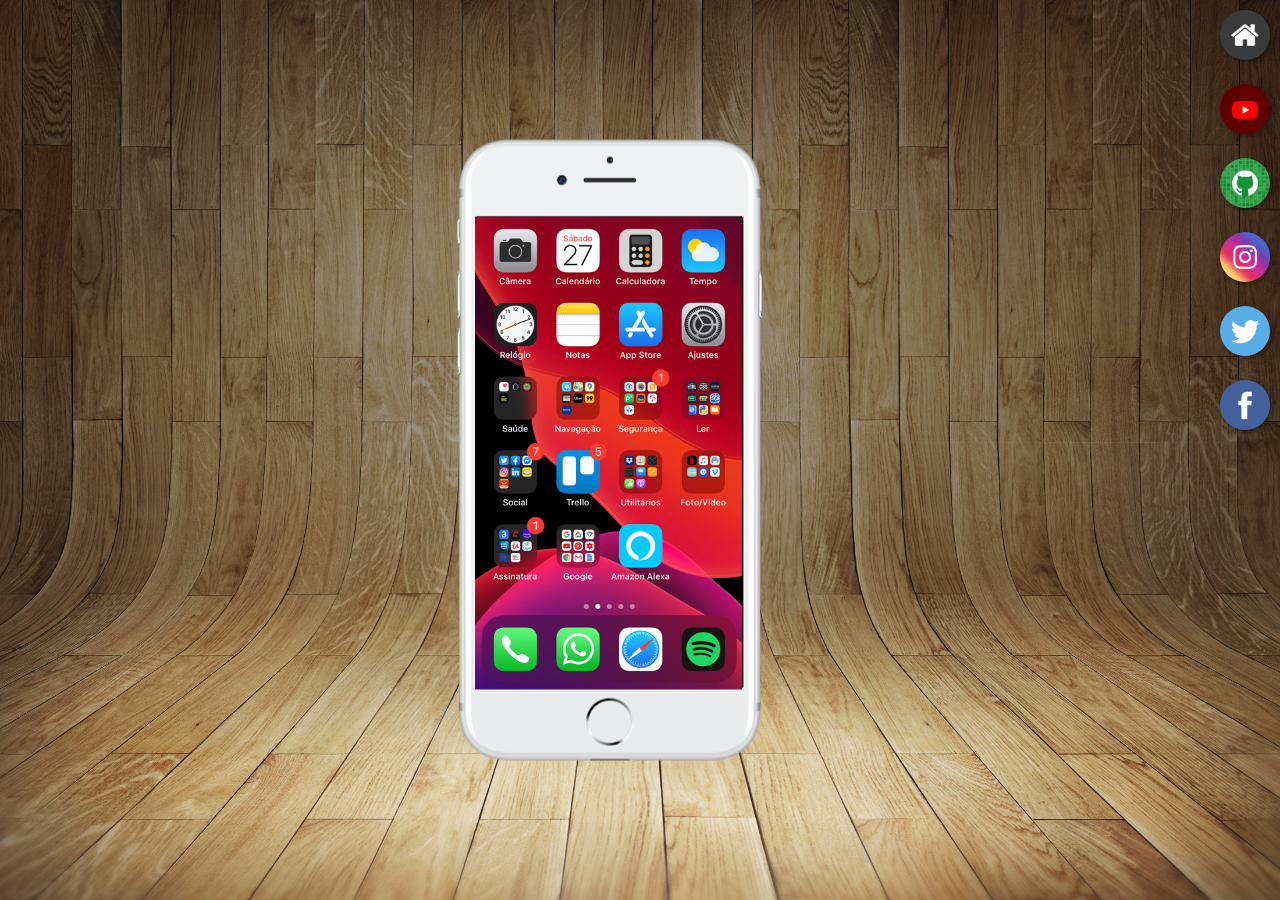
<file: index.html>
<!DOCTYPE html>
<html lang="pt-br">
<head>
    <meta charset="UTF-8">
    <meta name="viewport" content="width=device-width, initial-scale=1.0">
    <title>Projeto Redes Sociais</title>
    <link rel="shortcut icon" href="favicon.ico" type="image/x-icon">
    <link rel="stylesheet" href="estilos/style.css">

</head>
<body>
    <main>

        <section id="telefone">
            <iframe src="home.html" frameborder="0" name="tela" id="celular">
                Infelizmente seu navegador não é compatível com isso.
            </iframe>
        </section>

        <section id="redes-sociais">

            <a href="home.html" target="tela"><img src="imagens/logo-home.jpg" alt="Home"></a> <br>
            <a href="youtube.html" target="tela"><img src="imagens/logo-youtube.jpg" alt="Youtube"></a> <br>
            <a href="github.html" target="tela"><img src="imagens/logo-github.jpg" alt="Github"></a> <br>
            <a href="instagram.html" target="tela"><img src="imagens/logo-instagram.jpg" alt="Instagram"></a> <br>
            <a href="twitter.html" target="tela"><img src="imagens/logo-twitter.jpg" alt="Twitter"></a> <br>
            <a href="facebook.html" target="tela"><img src="imagens/logo-facebook.jpg" alt=""></a> <br>
        </section>
    </main>
</body>
</html>
</file>
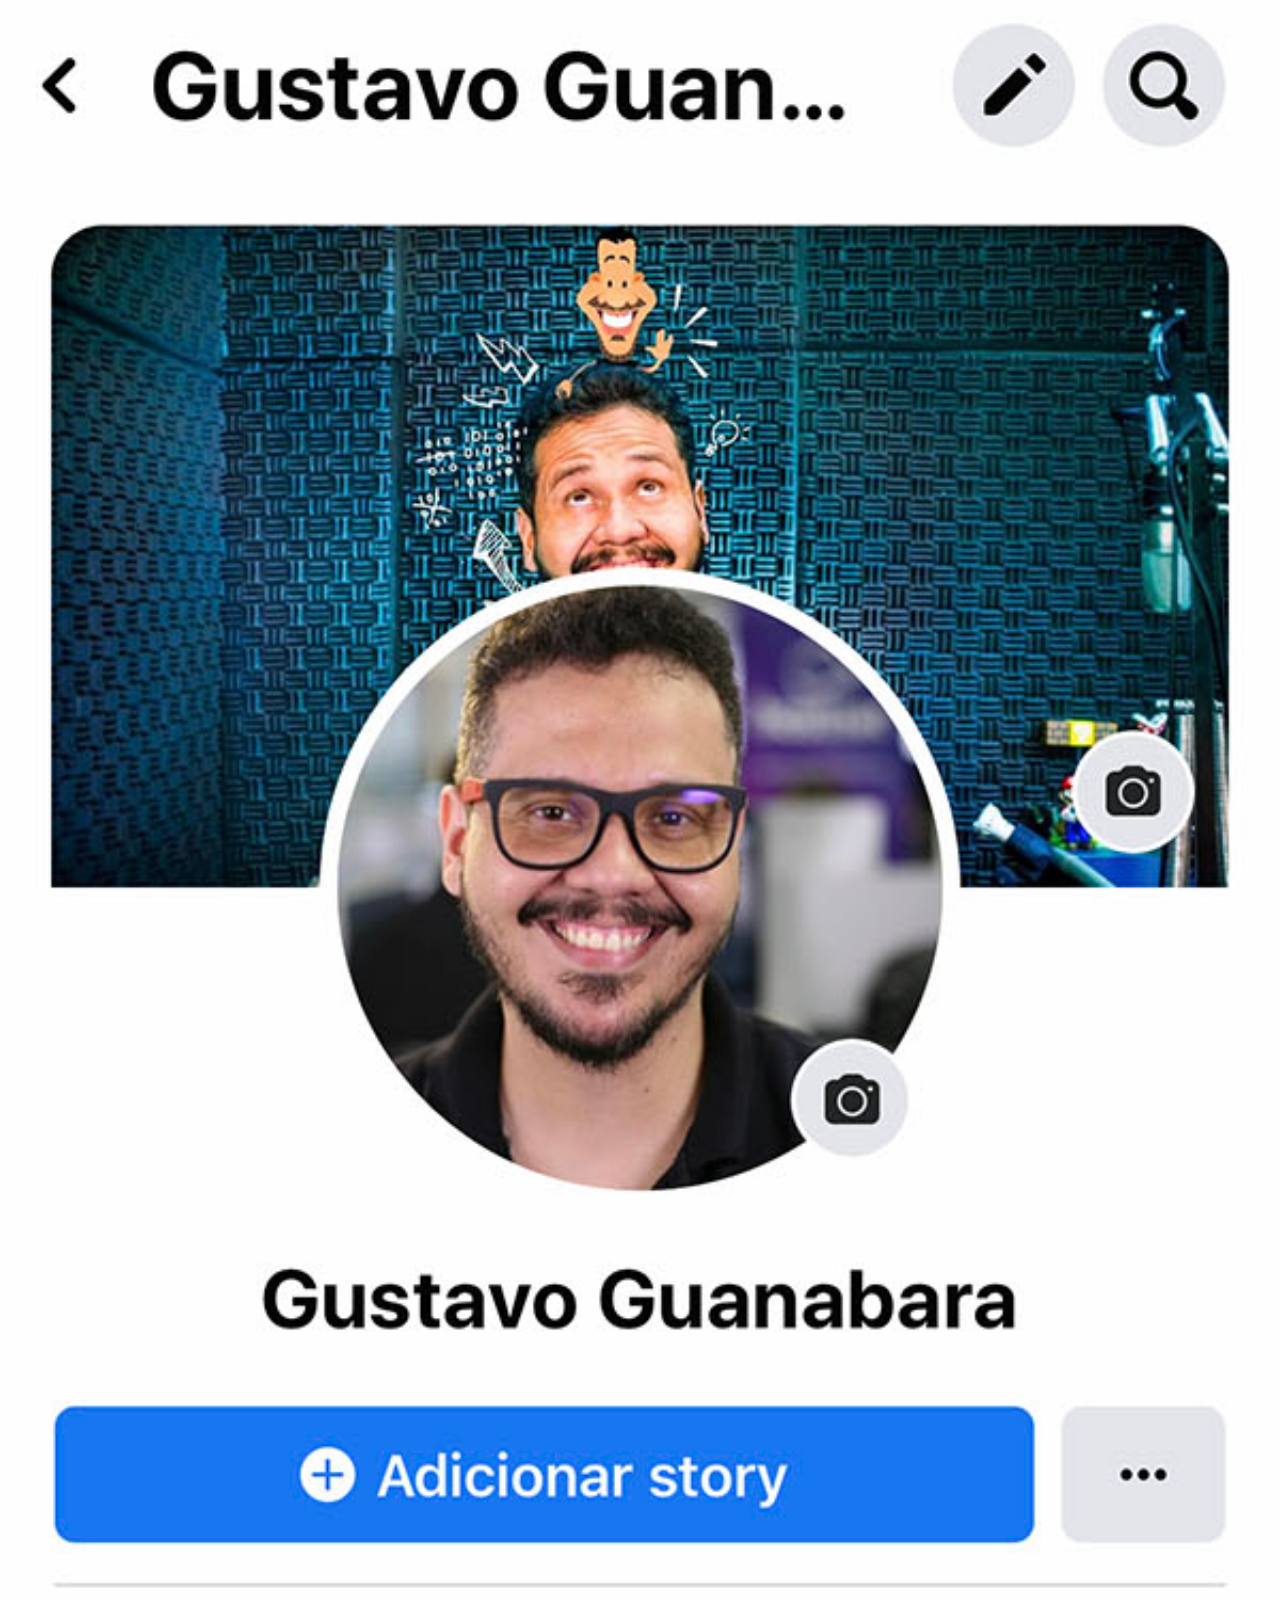
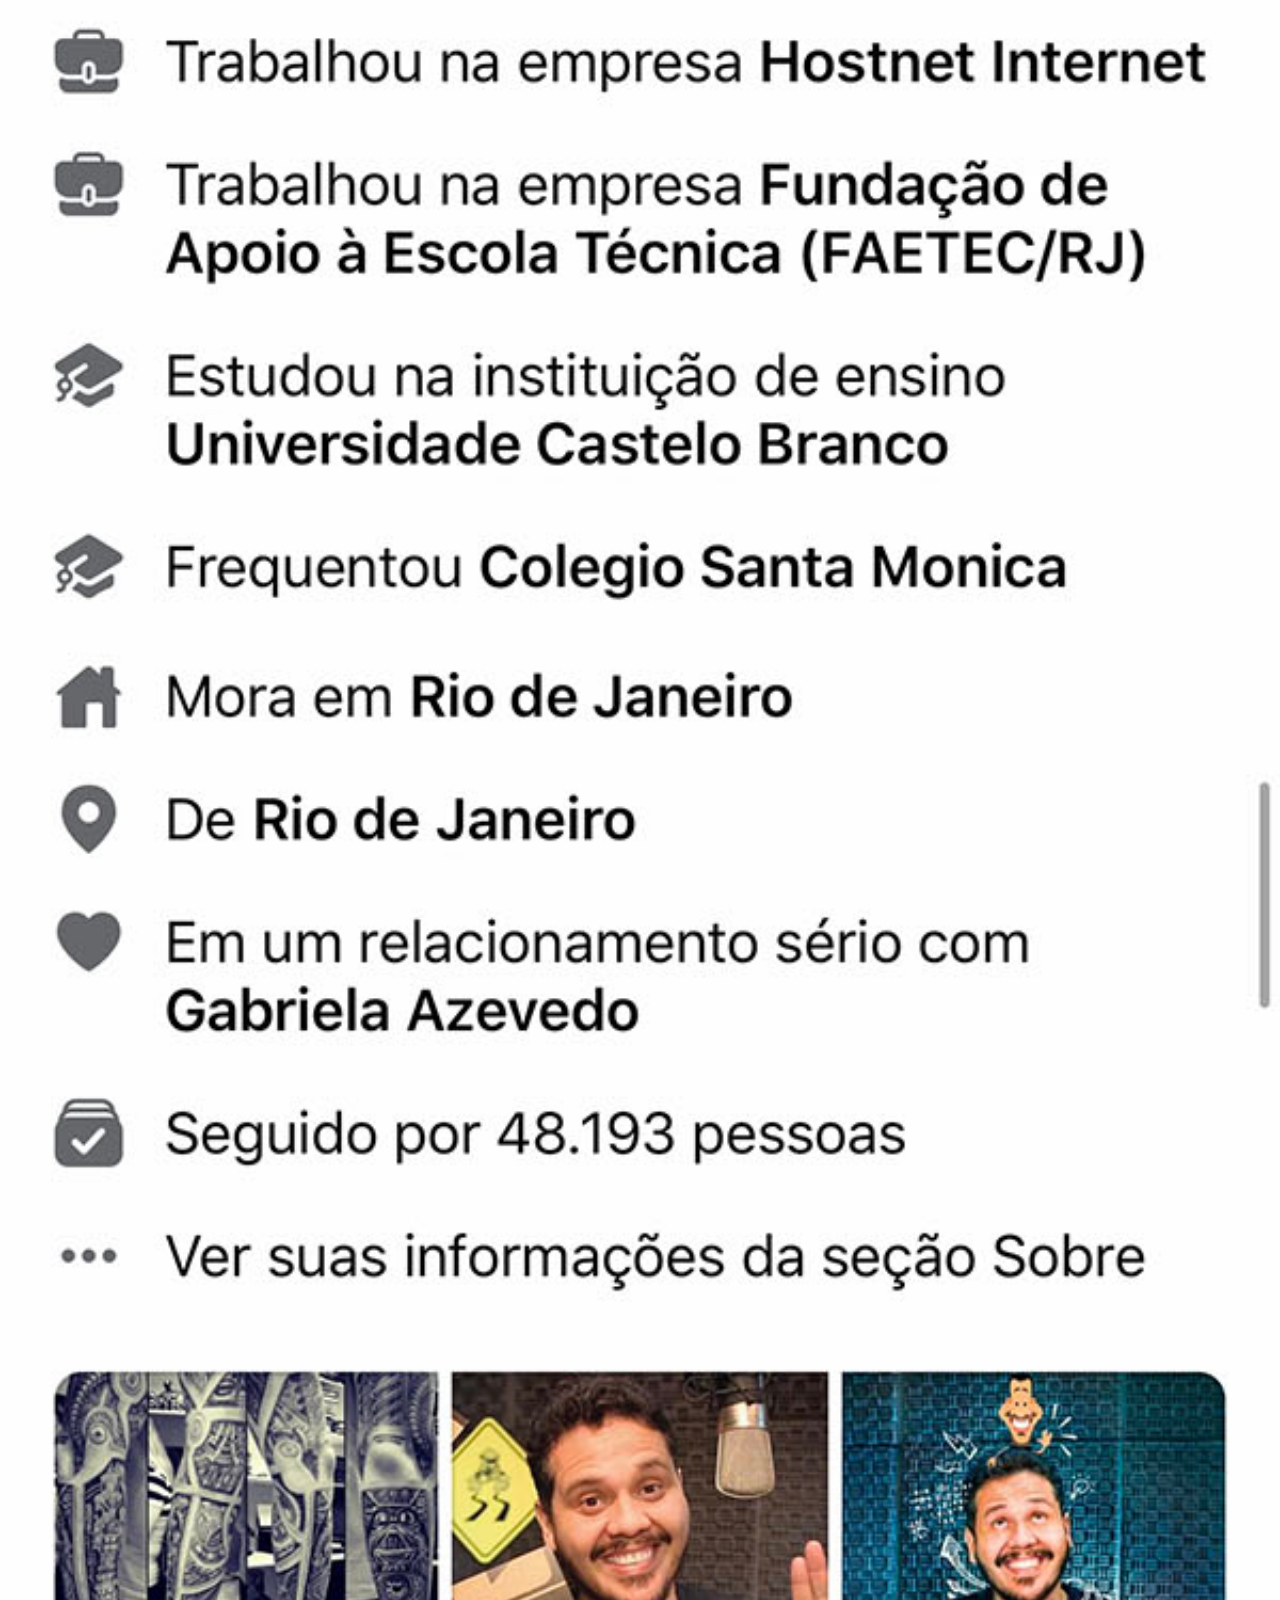
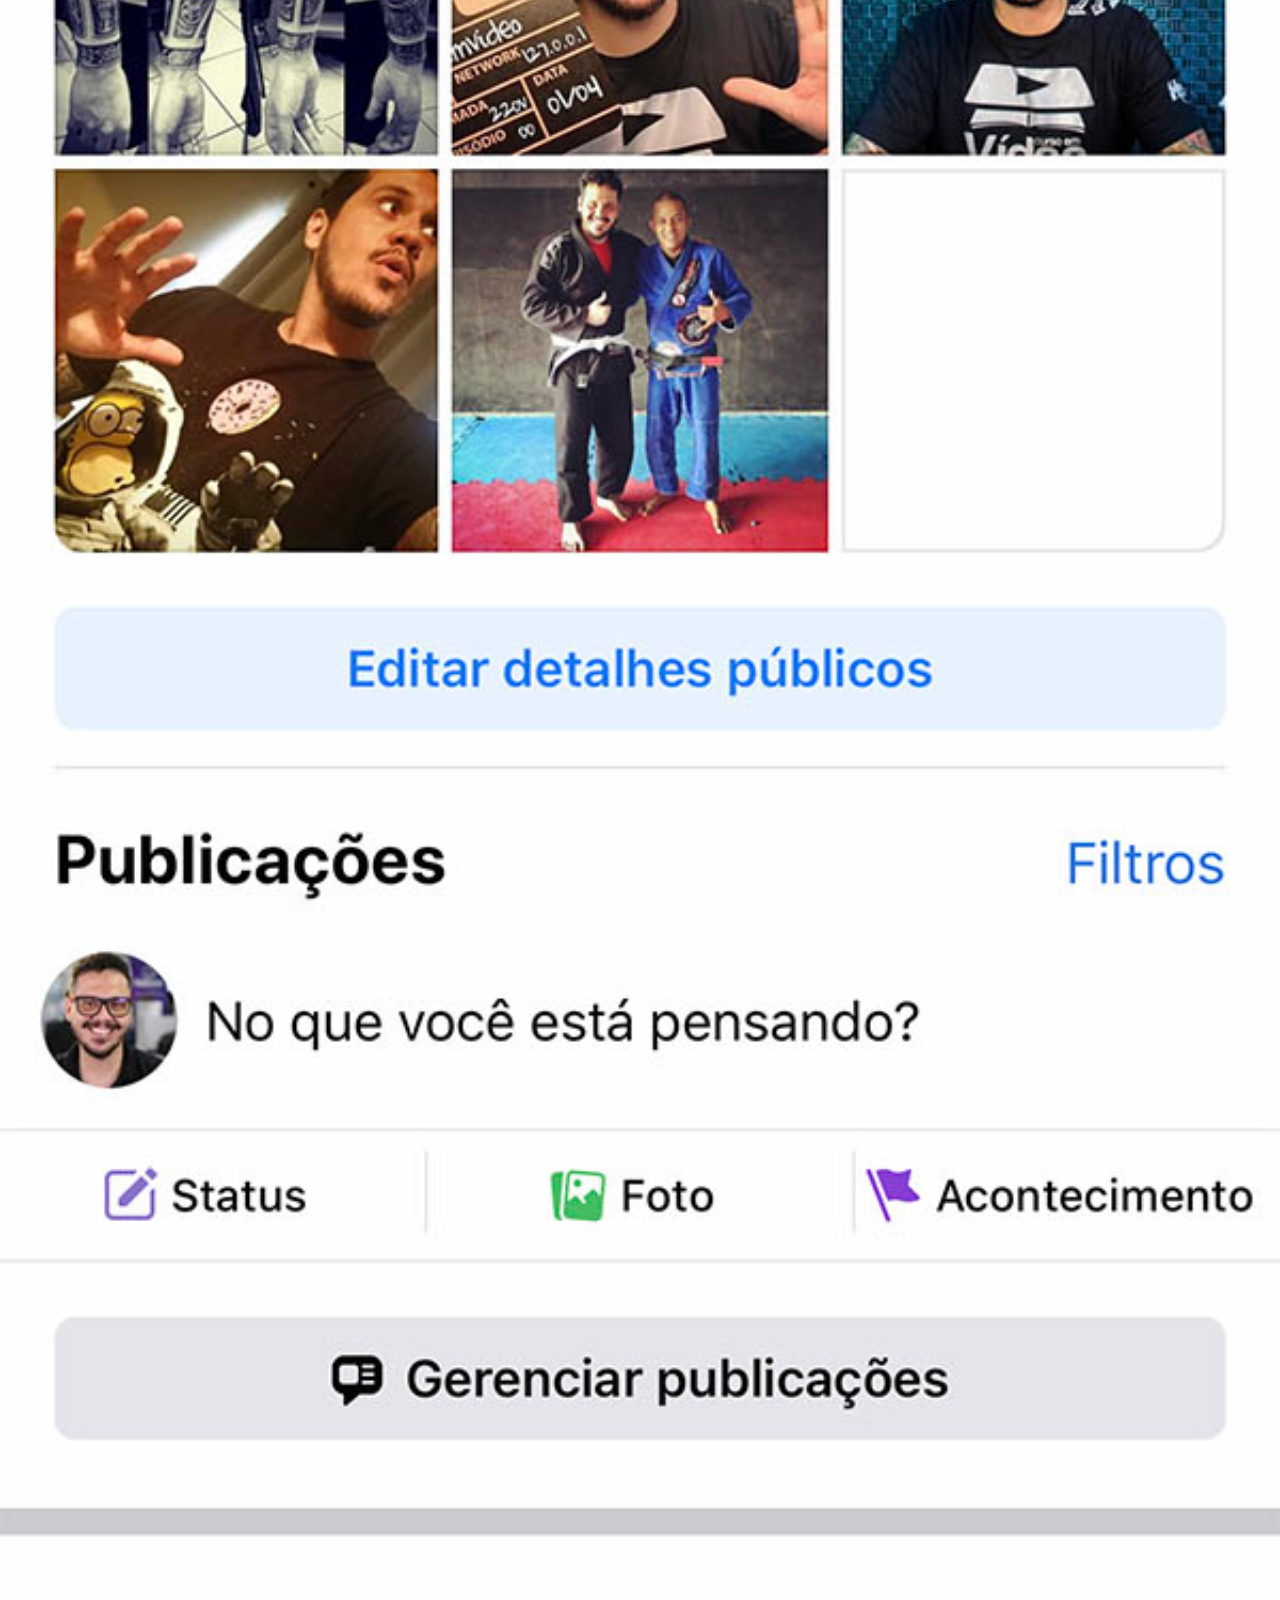
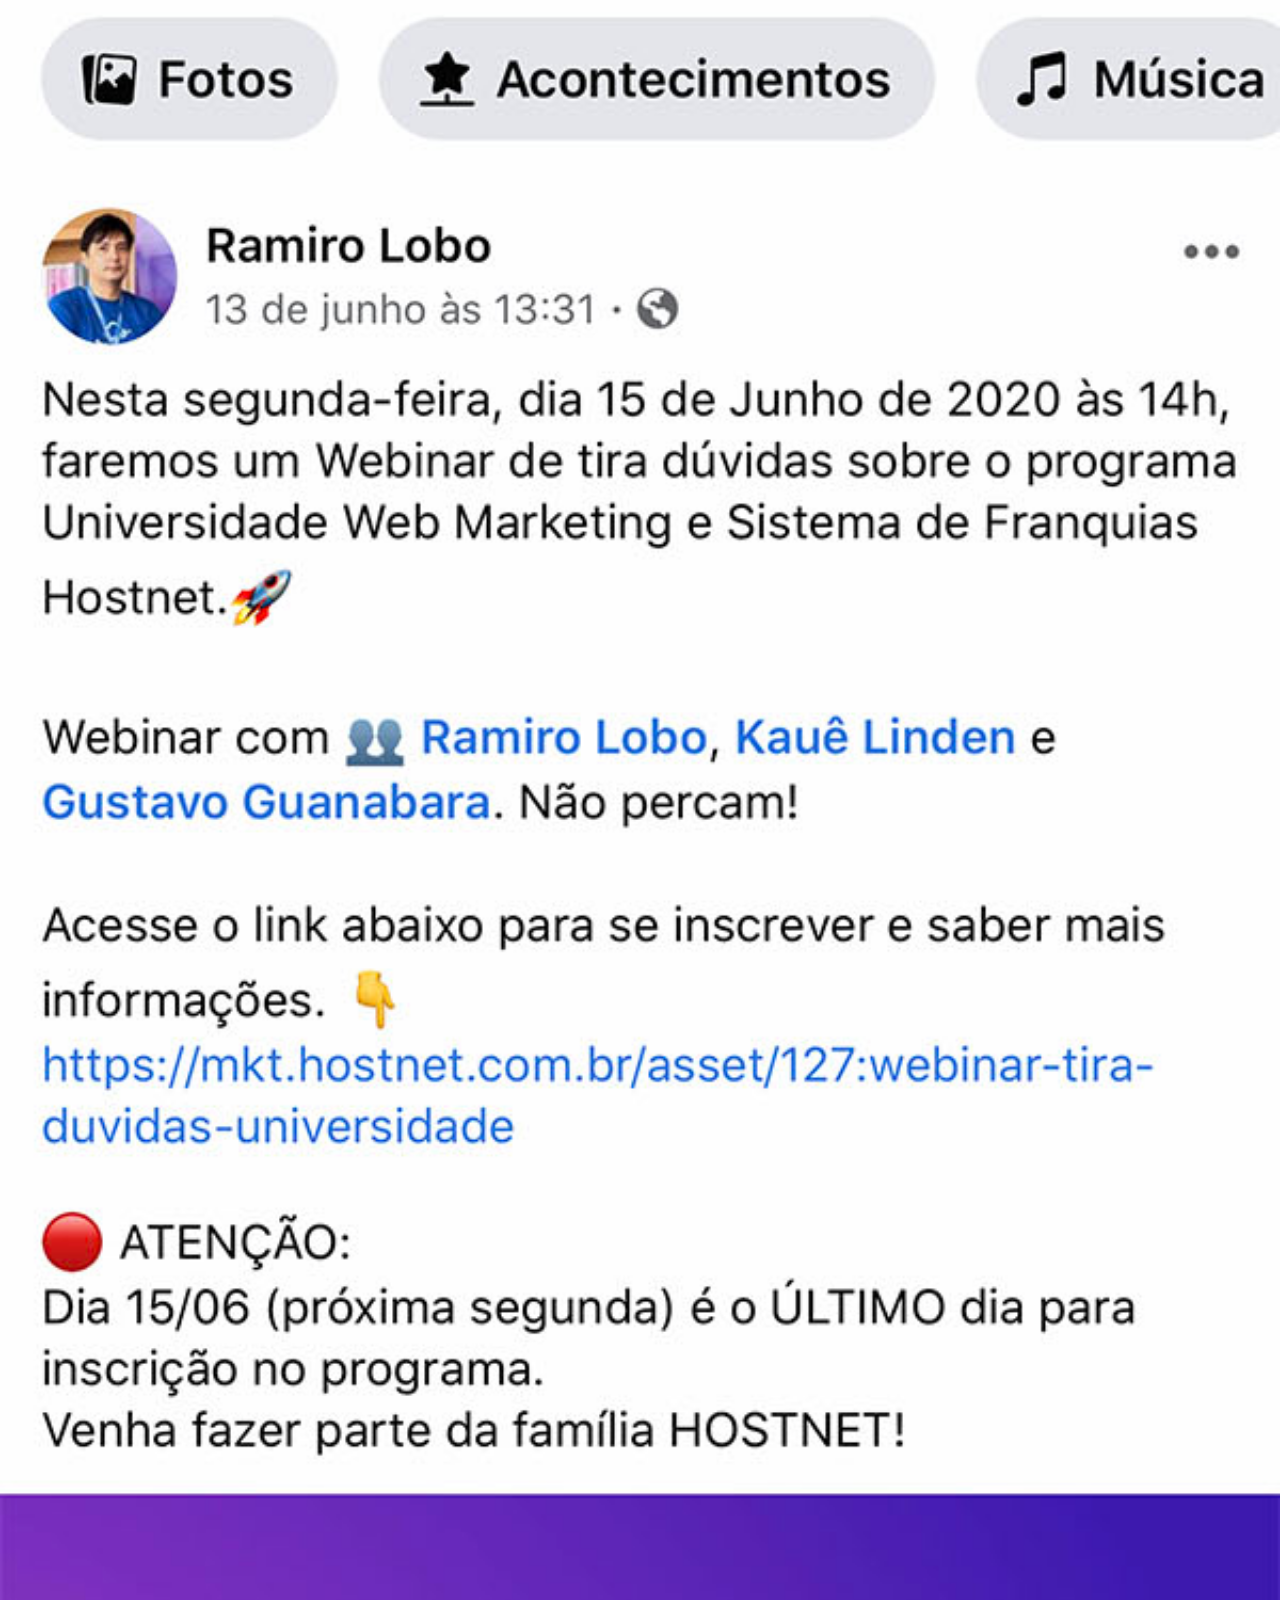
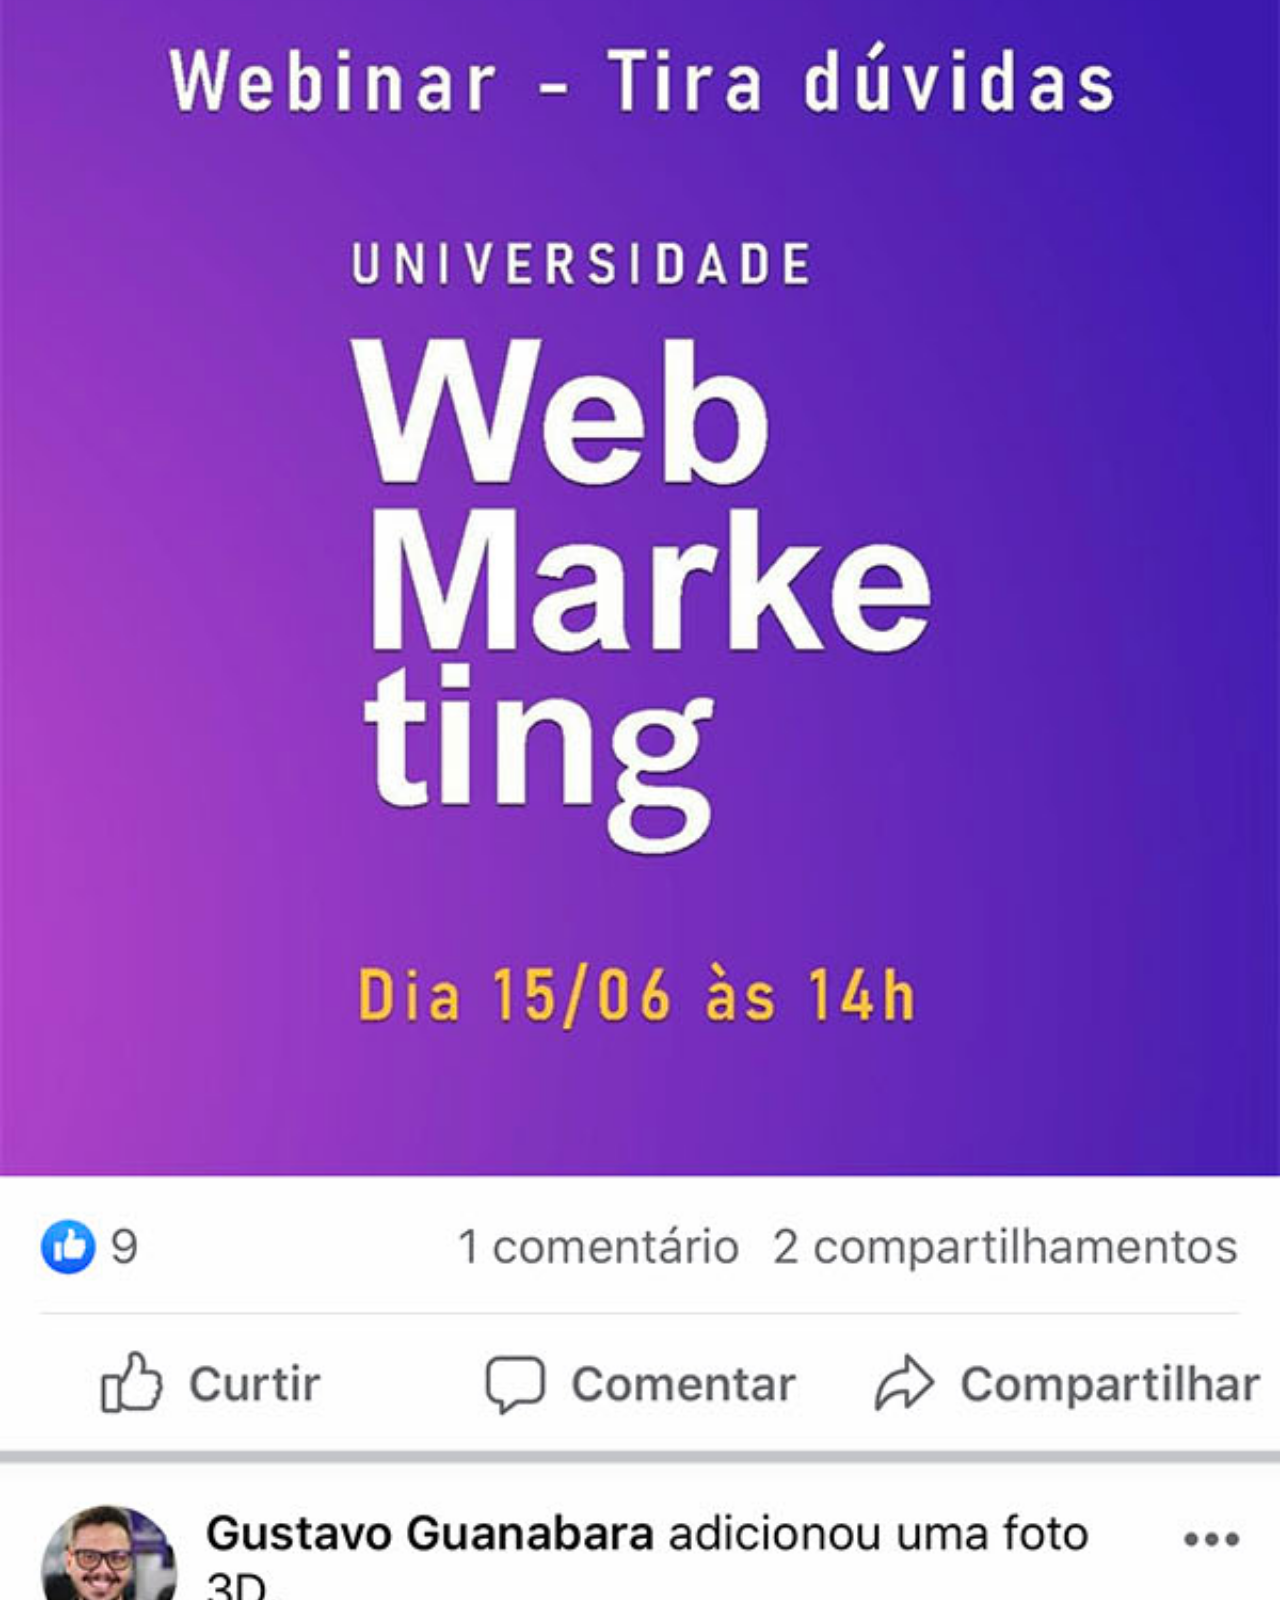
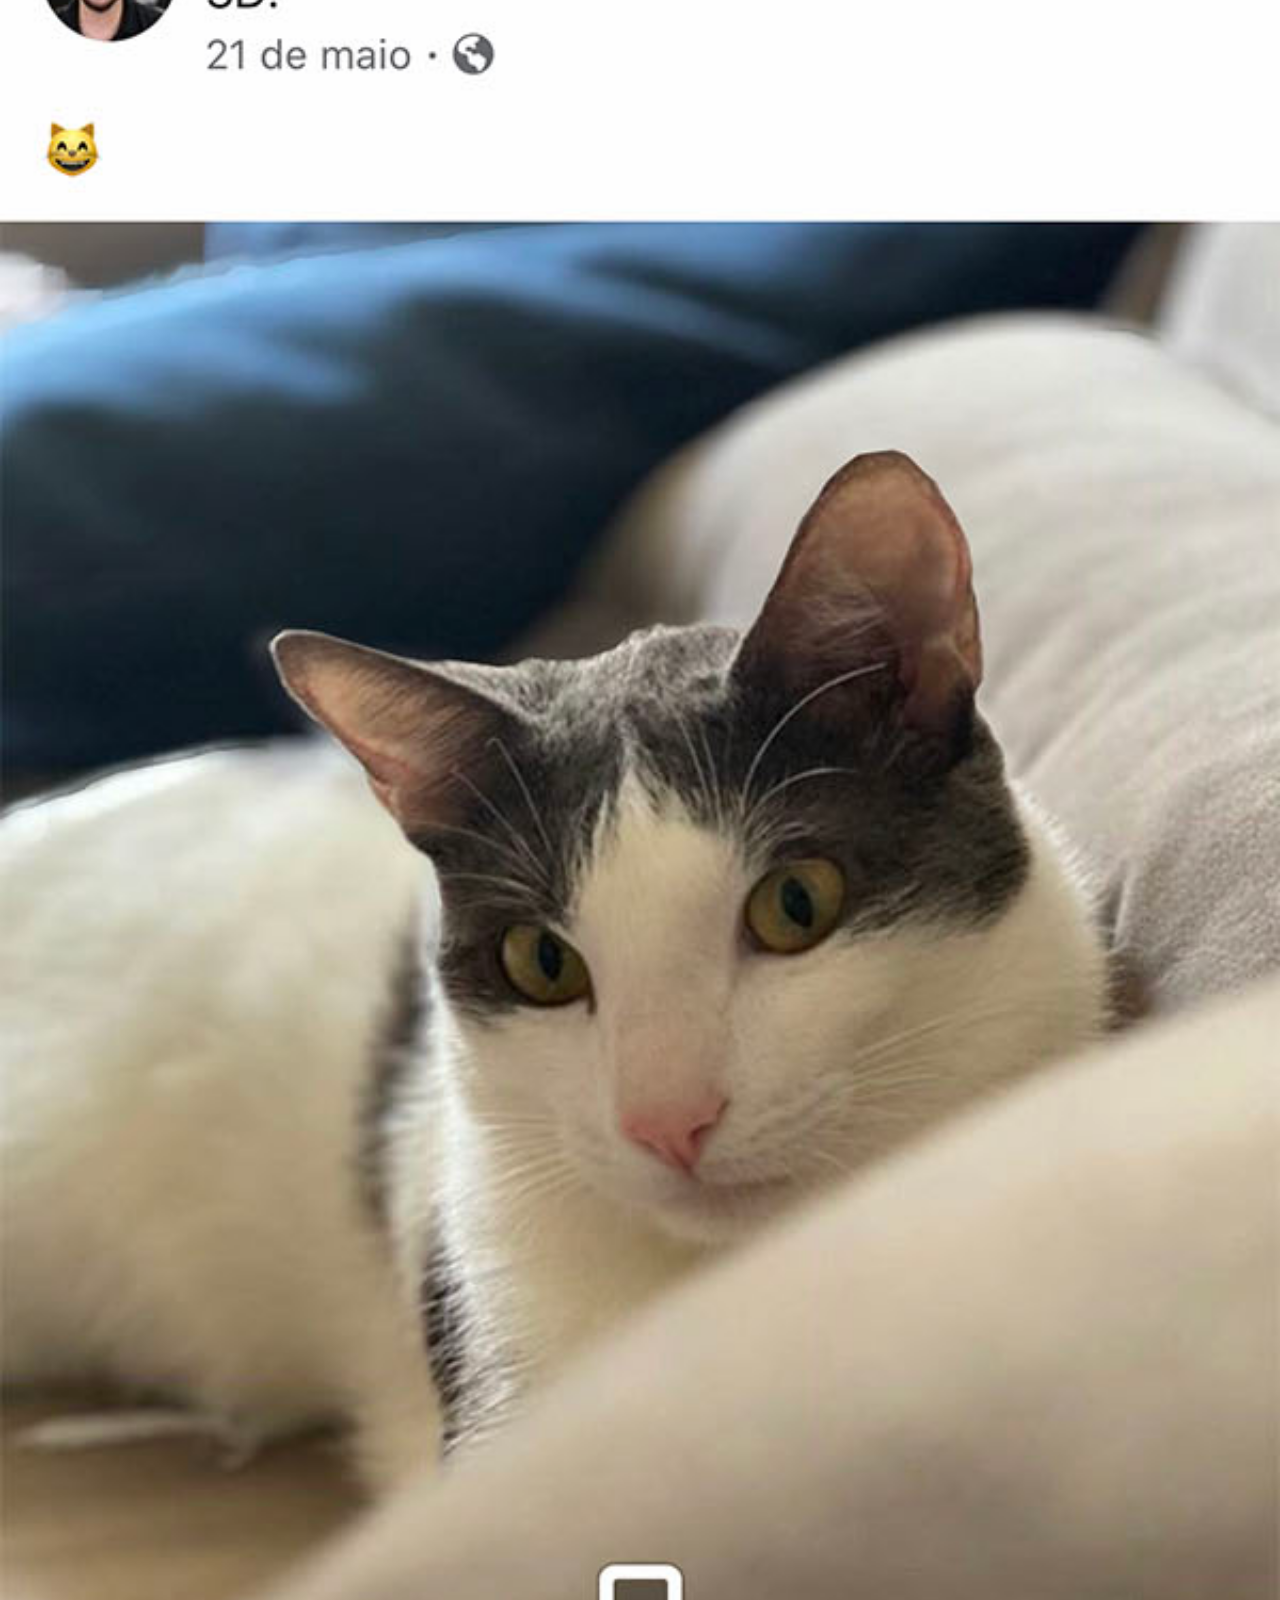
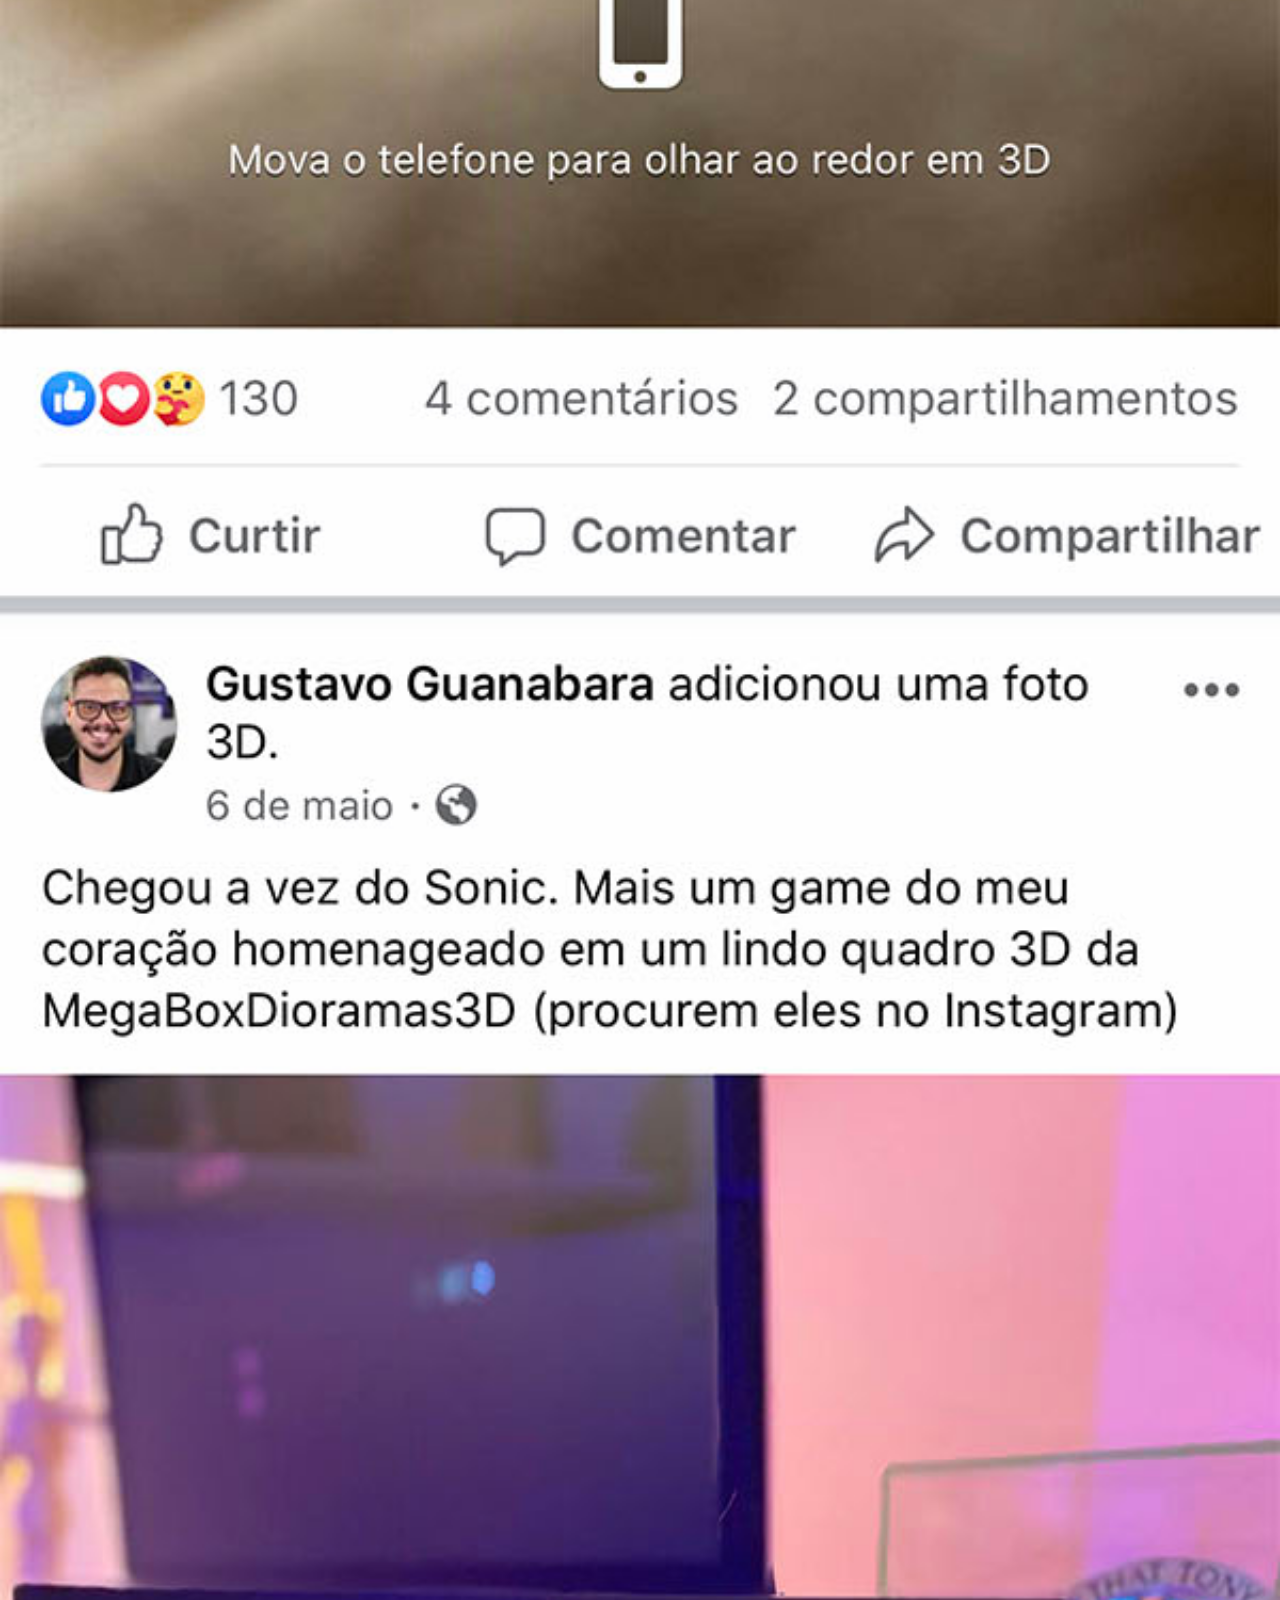
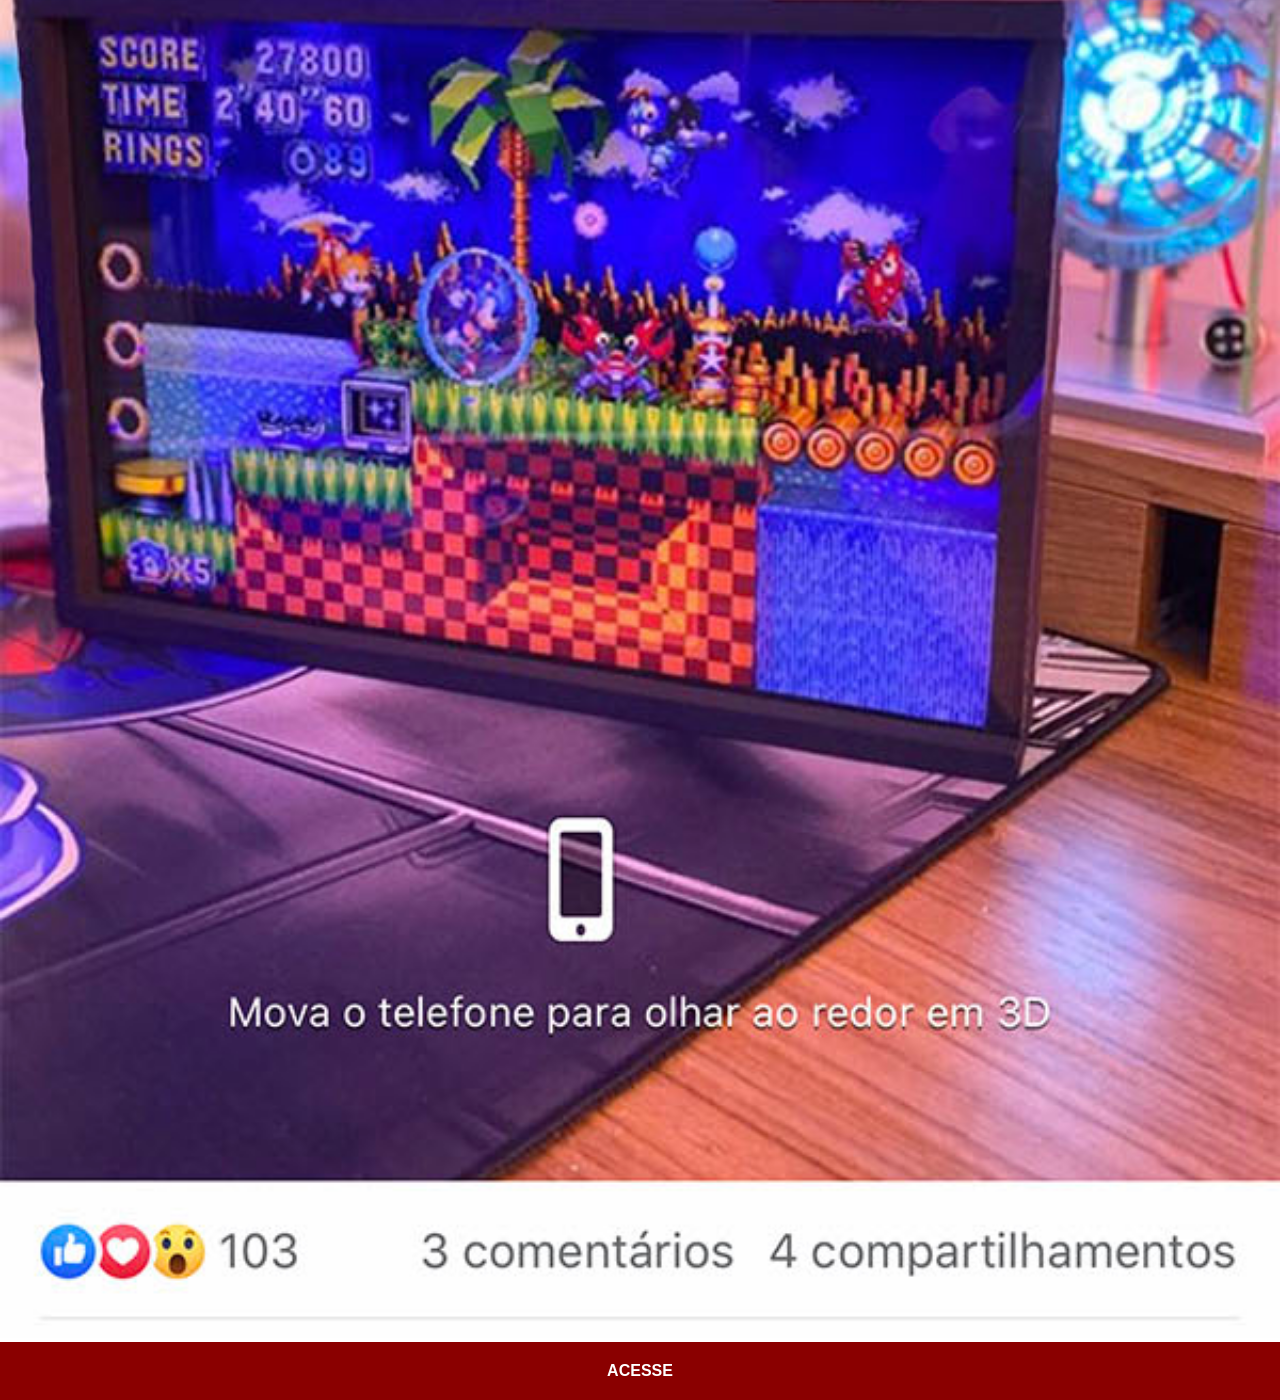
<file: facebook.html>
<!DOCTYPE html>
<html lang="pt-br">
<head>
    <meta charset="UTF-8">
    <meta name="viewport" content="width=device-width, initial-scale=1.0">
    <title>Facebook</title>
    <link rel="stylesheet" href="estilos/social.css">
    <style>
        body{
        background-color: white;
        }
    </style>
</head>
<body>
    <img src="imagens/tela-facebook.jpg" alt="facebook">
    <a href="https://www.facebook.com/gustavoguanabara/?locale=pt_BR" target="_blank">ACESSE</a>
</body>
</html>
</file>
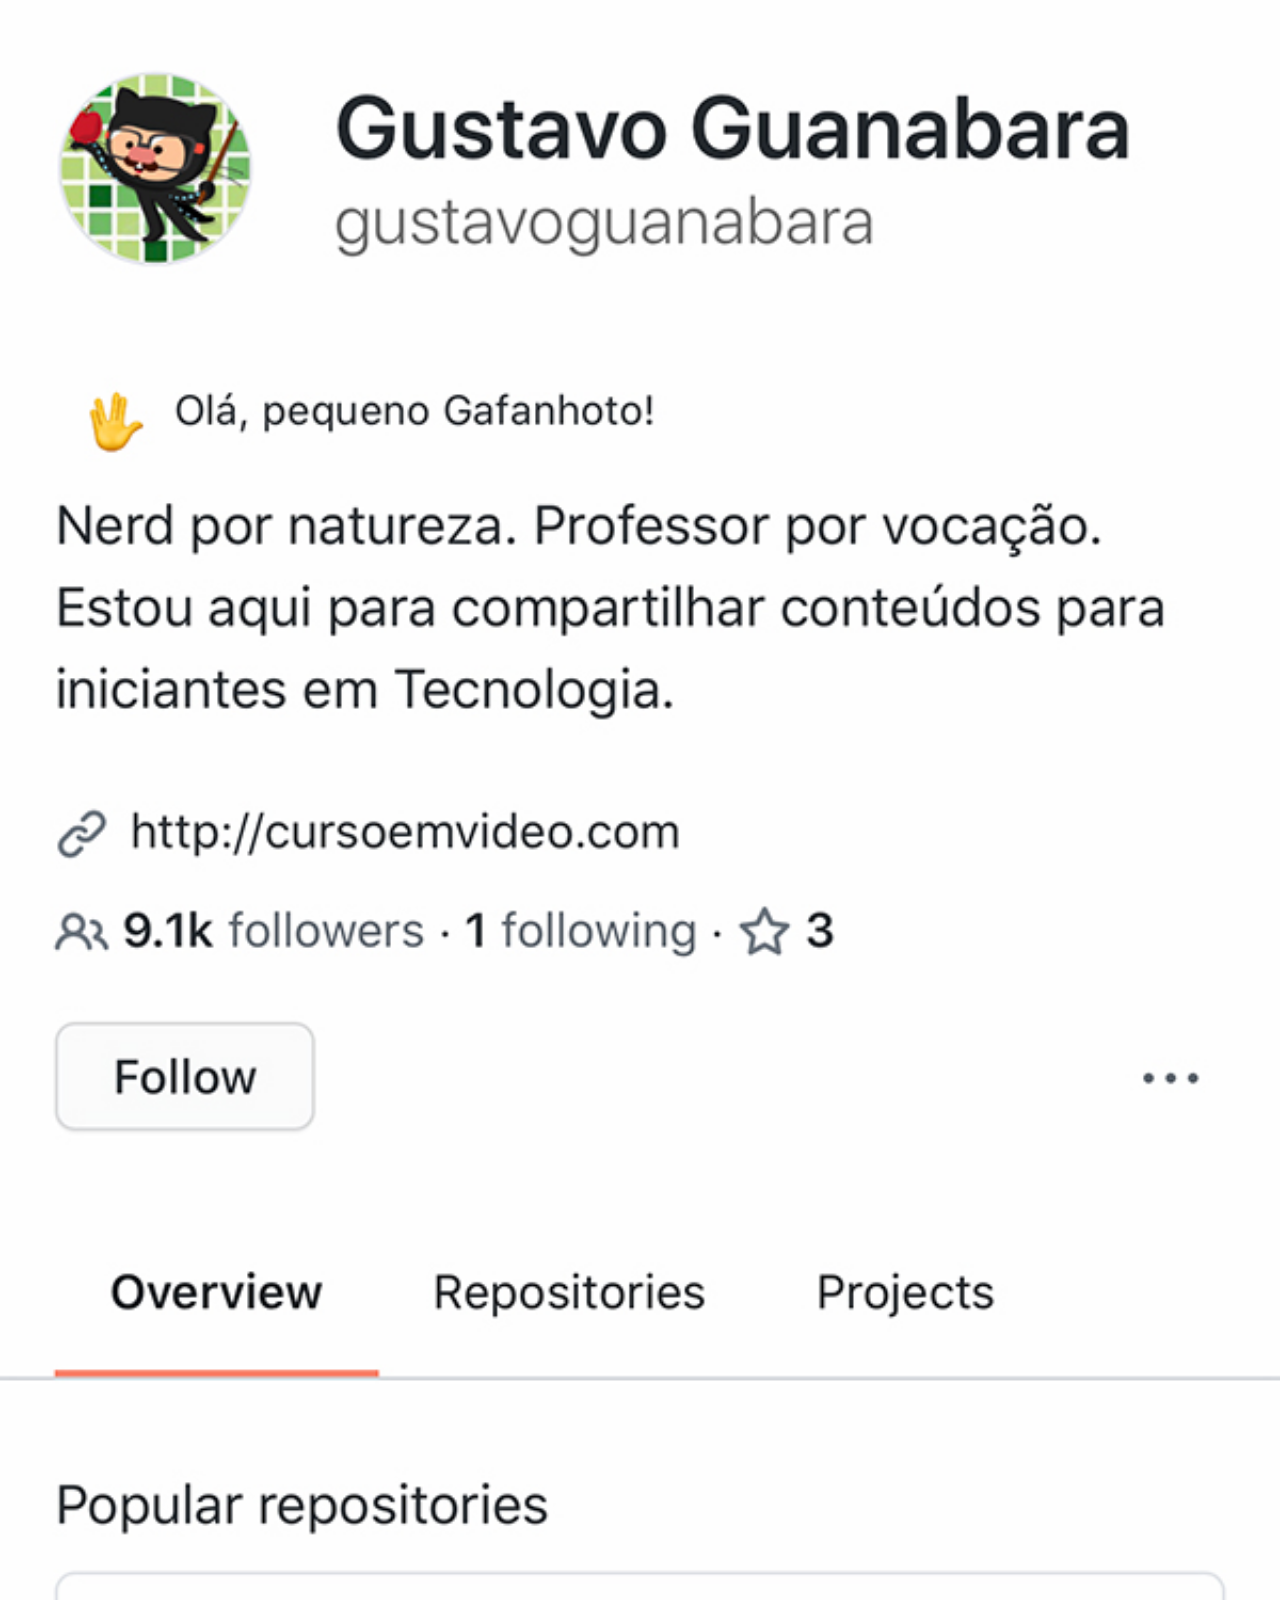
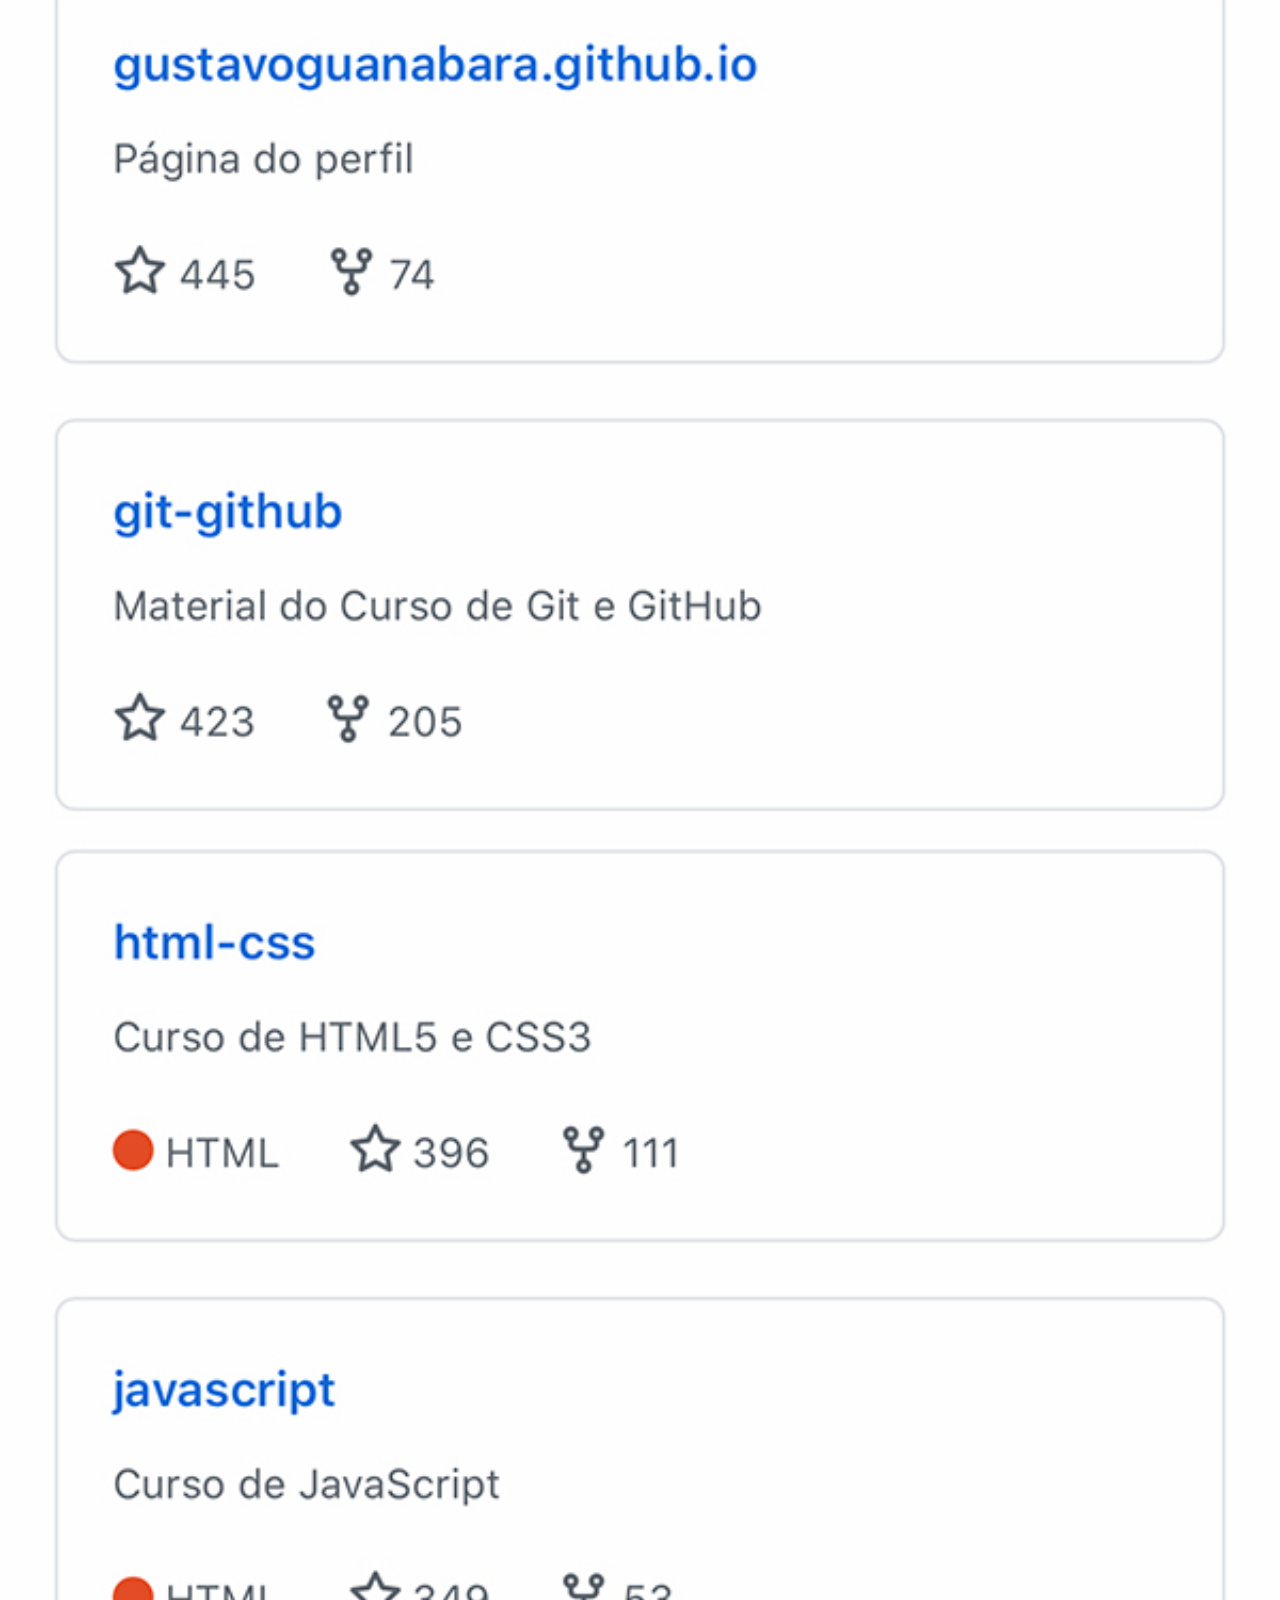
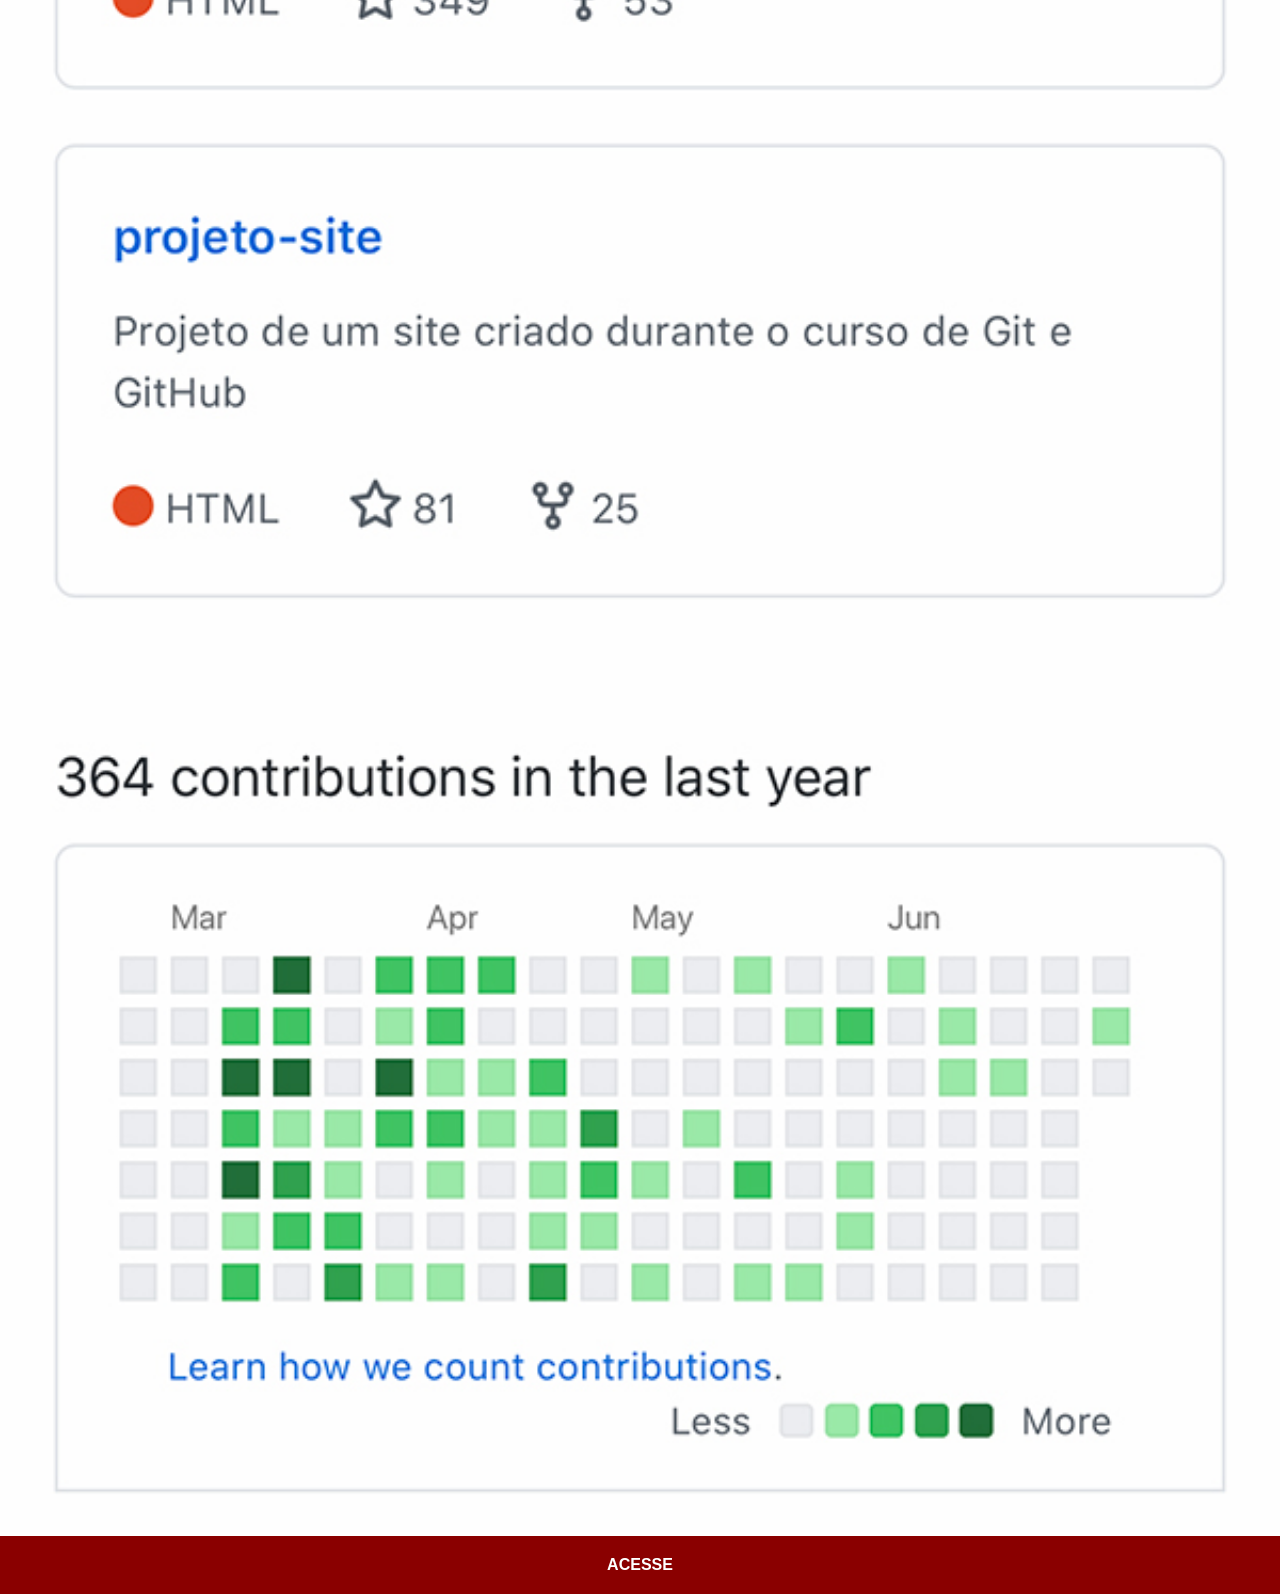
<file: github.html>
<!DOCTYPE html>
<html lang="pt-br">
<head>
    <meta charset="UTF-8">
    <meta name="viewport" content="width=device-width, initial-scale=1.0">
    <title>Github</title>
    <link rel="stylesheet" href="estilos/social.css">
    <style>
        body{
            background-color: white;
        }
    </style>
</head>
<body>
    <img src="imagens/tela-github.jpg" alt="github">
    <a href="https://github.com/gustavoguanabara" target="_blank">ACESSE</a>
</body>
</html>
</file>
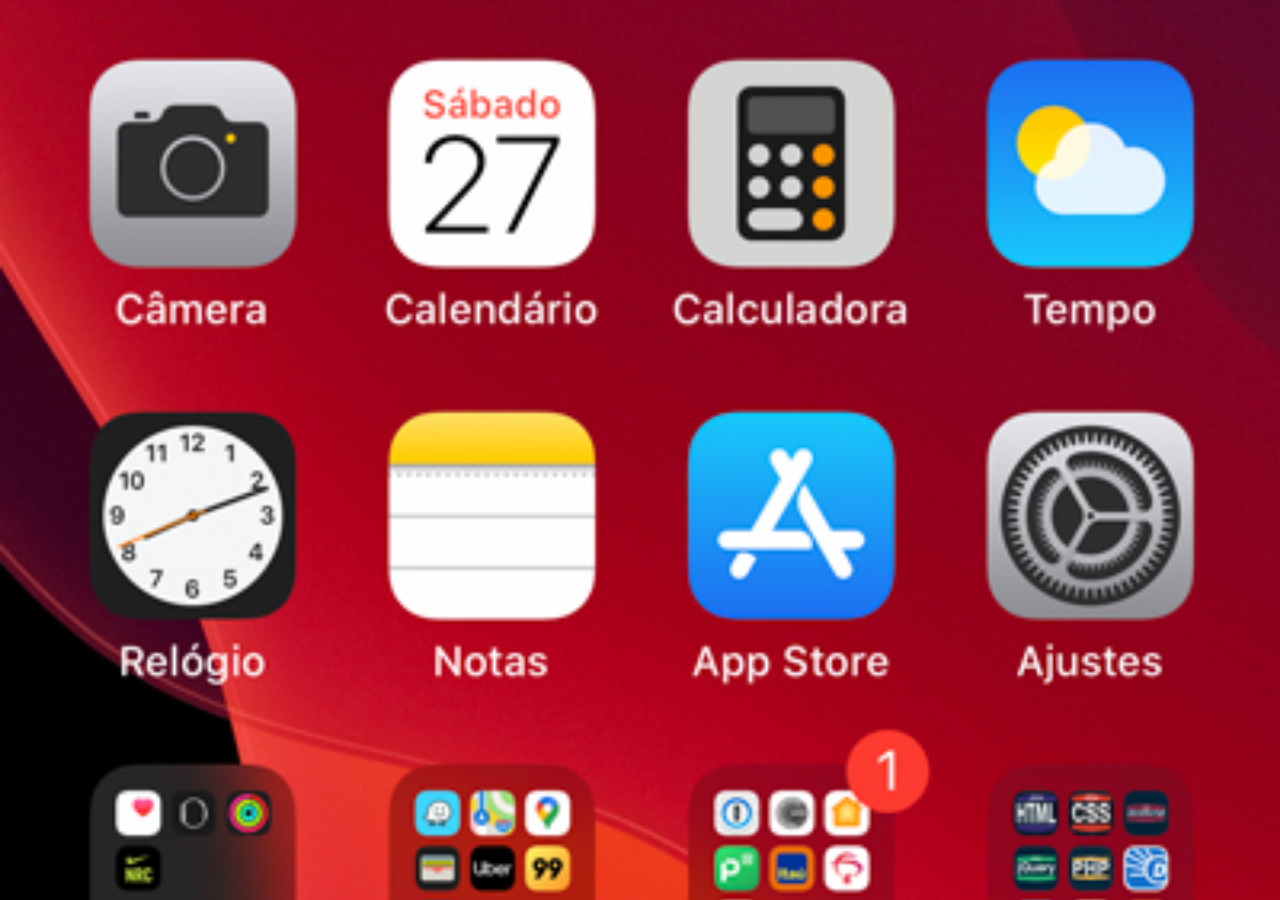
<file: home.html>
<!DOCTYPE html>
<html lang="pt-br">
<head>
    <meta charset="UTF-8">
    <meta name="viewport" content="width=device-width, initial-scale=1.0">
    <title>Home</title>

    <style>
        *{
            margin: 0px;
            padding: 0px;
        }

        body{
            width: 100vw;
            height: 100vh;
            background: black url('imagens/tela-home.jpg');
            background-size: cover;
        }
    </style>
</head>
<body>
    
</body>
</html>
</file>
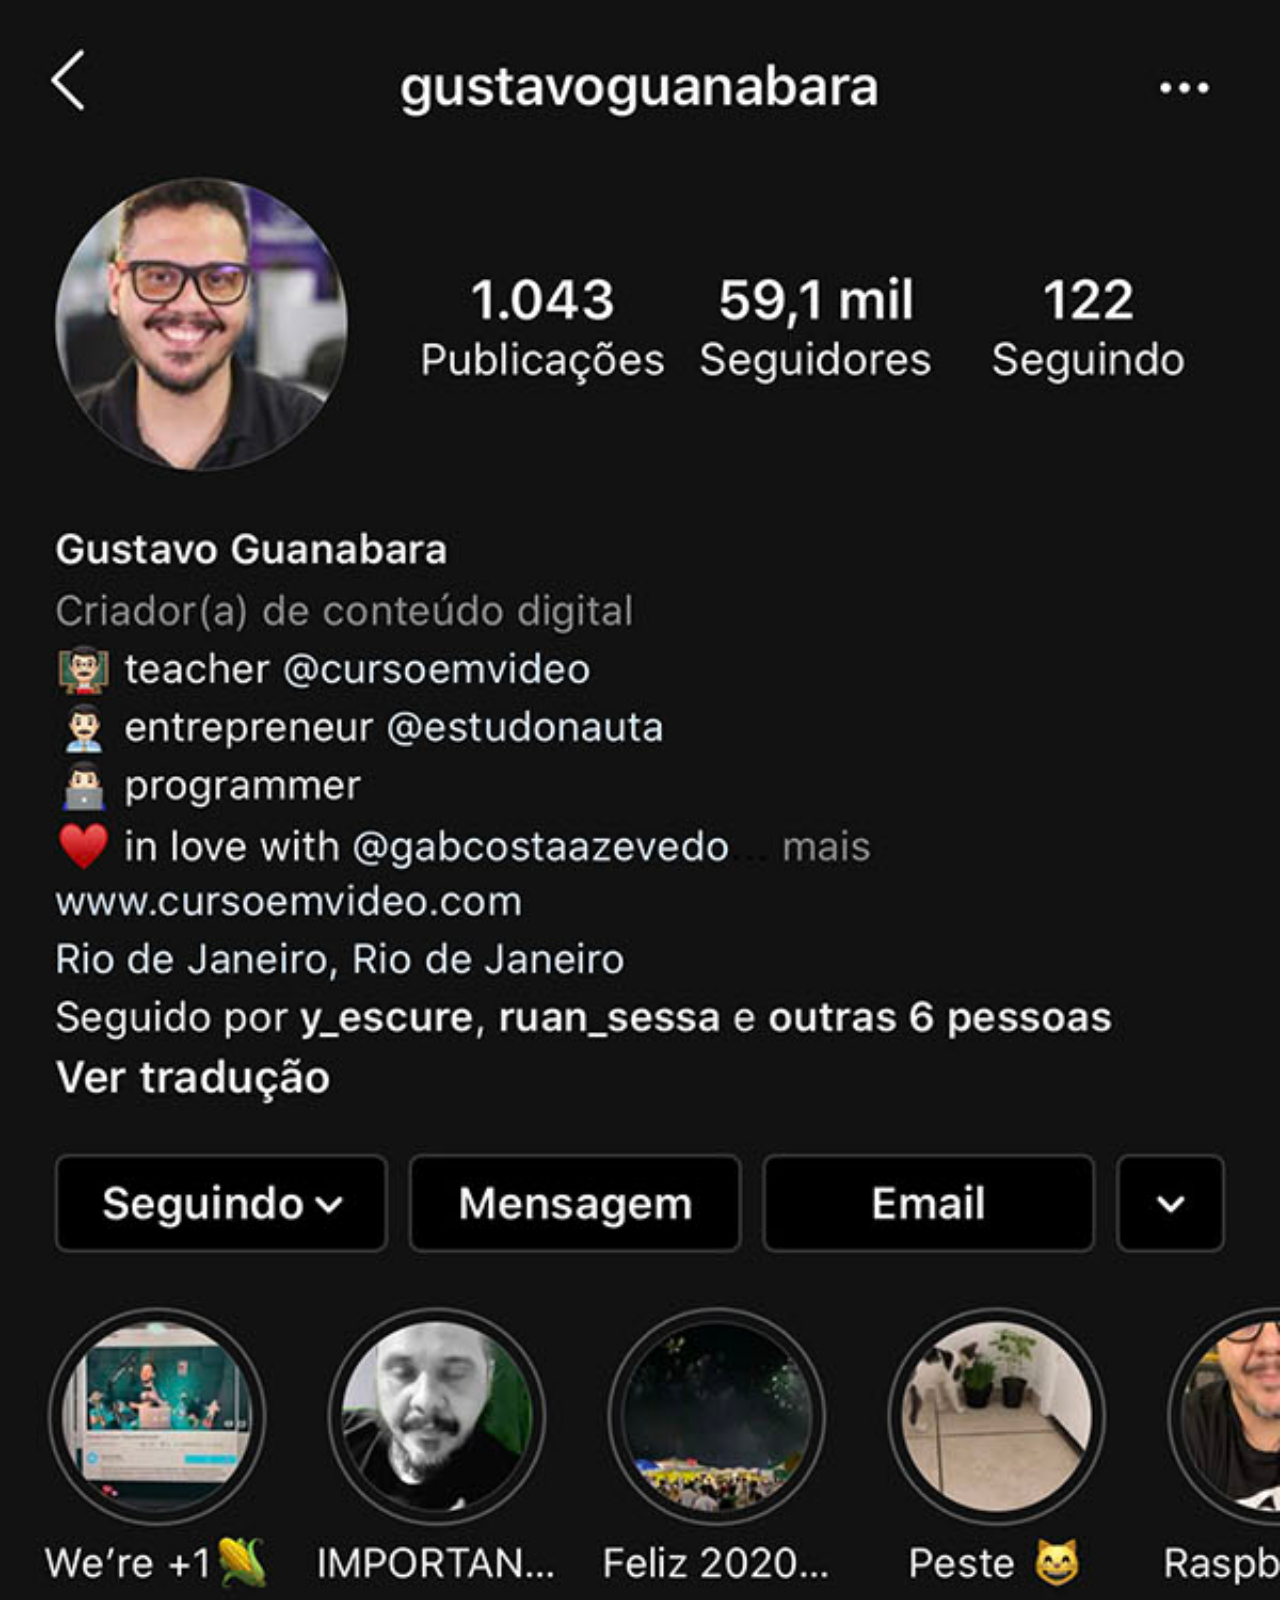
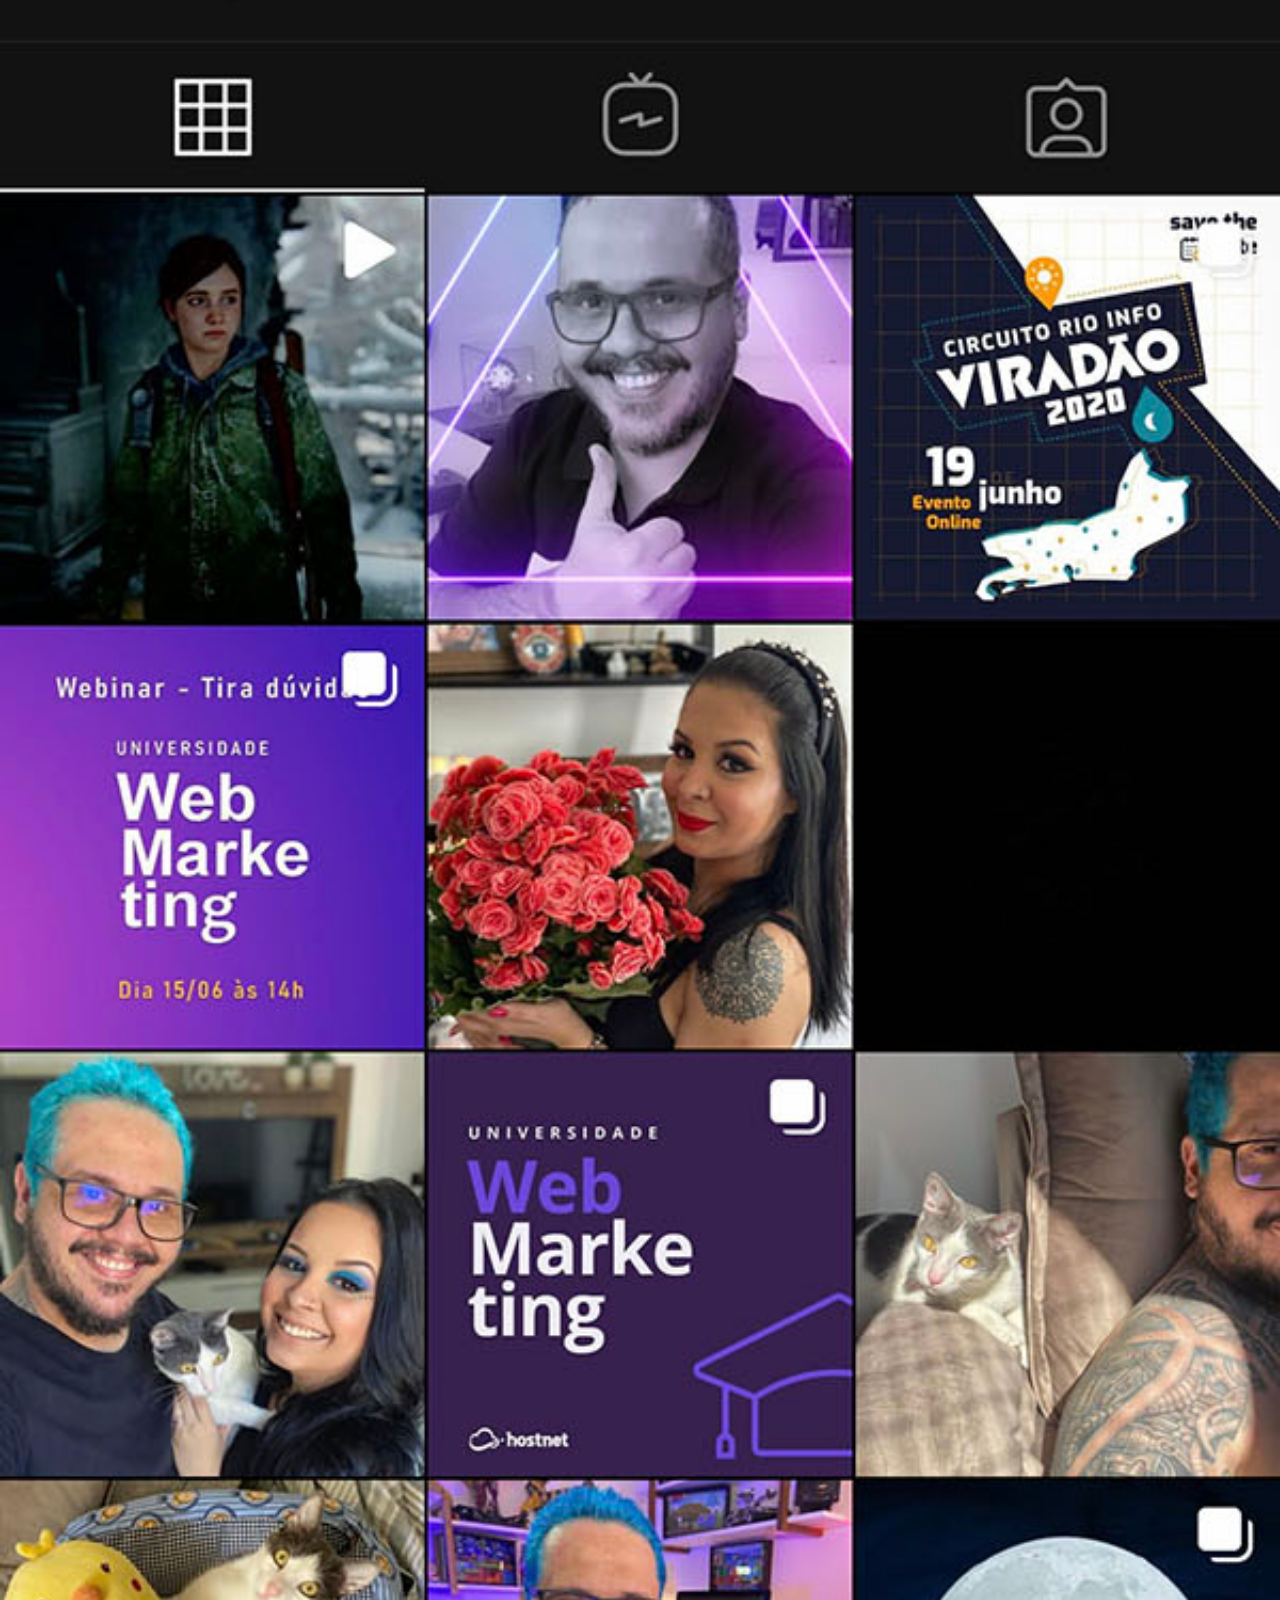
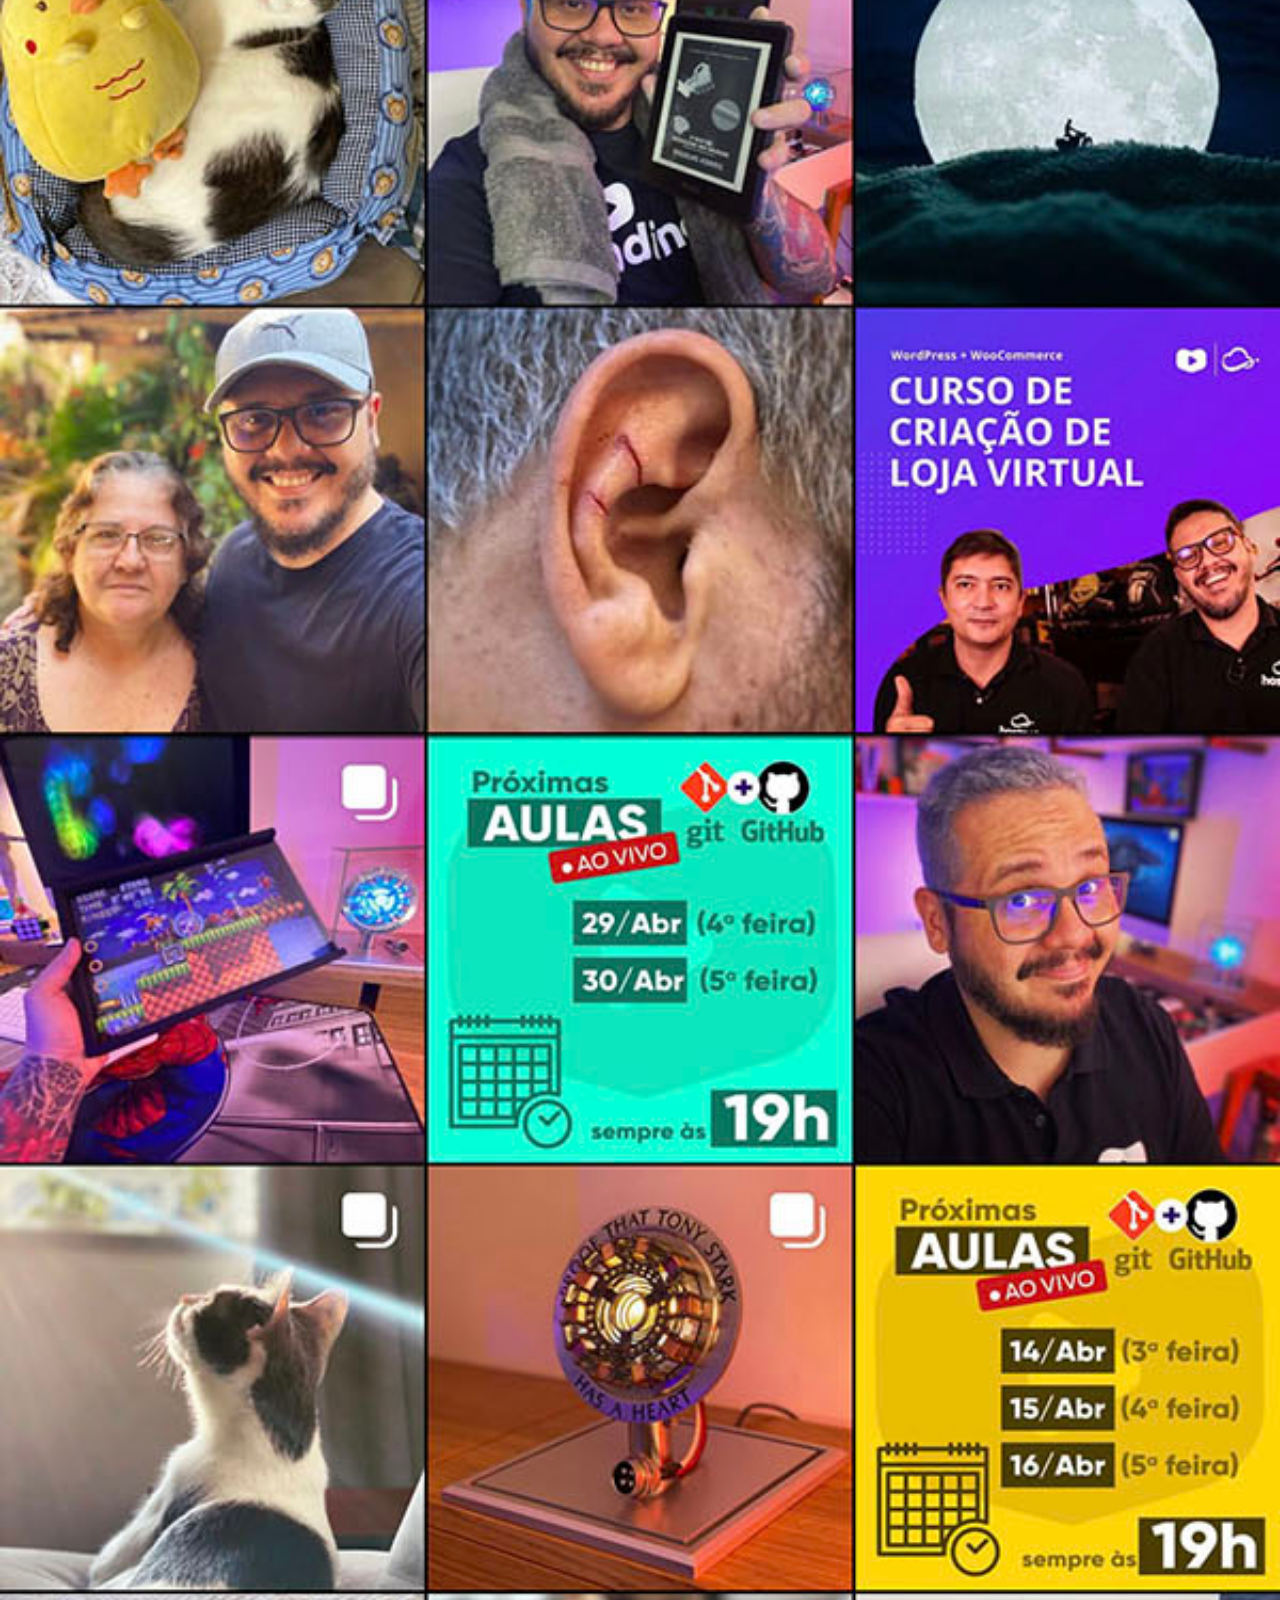
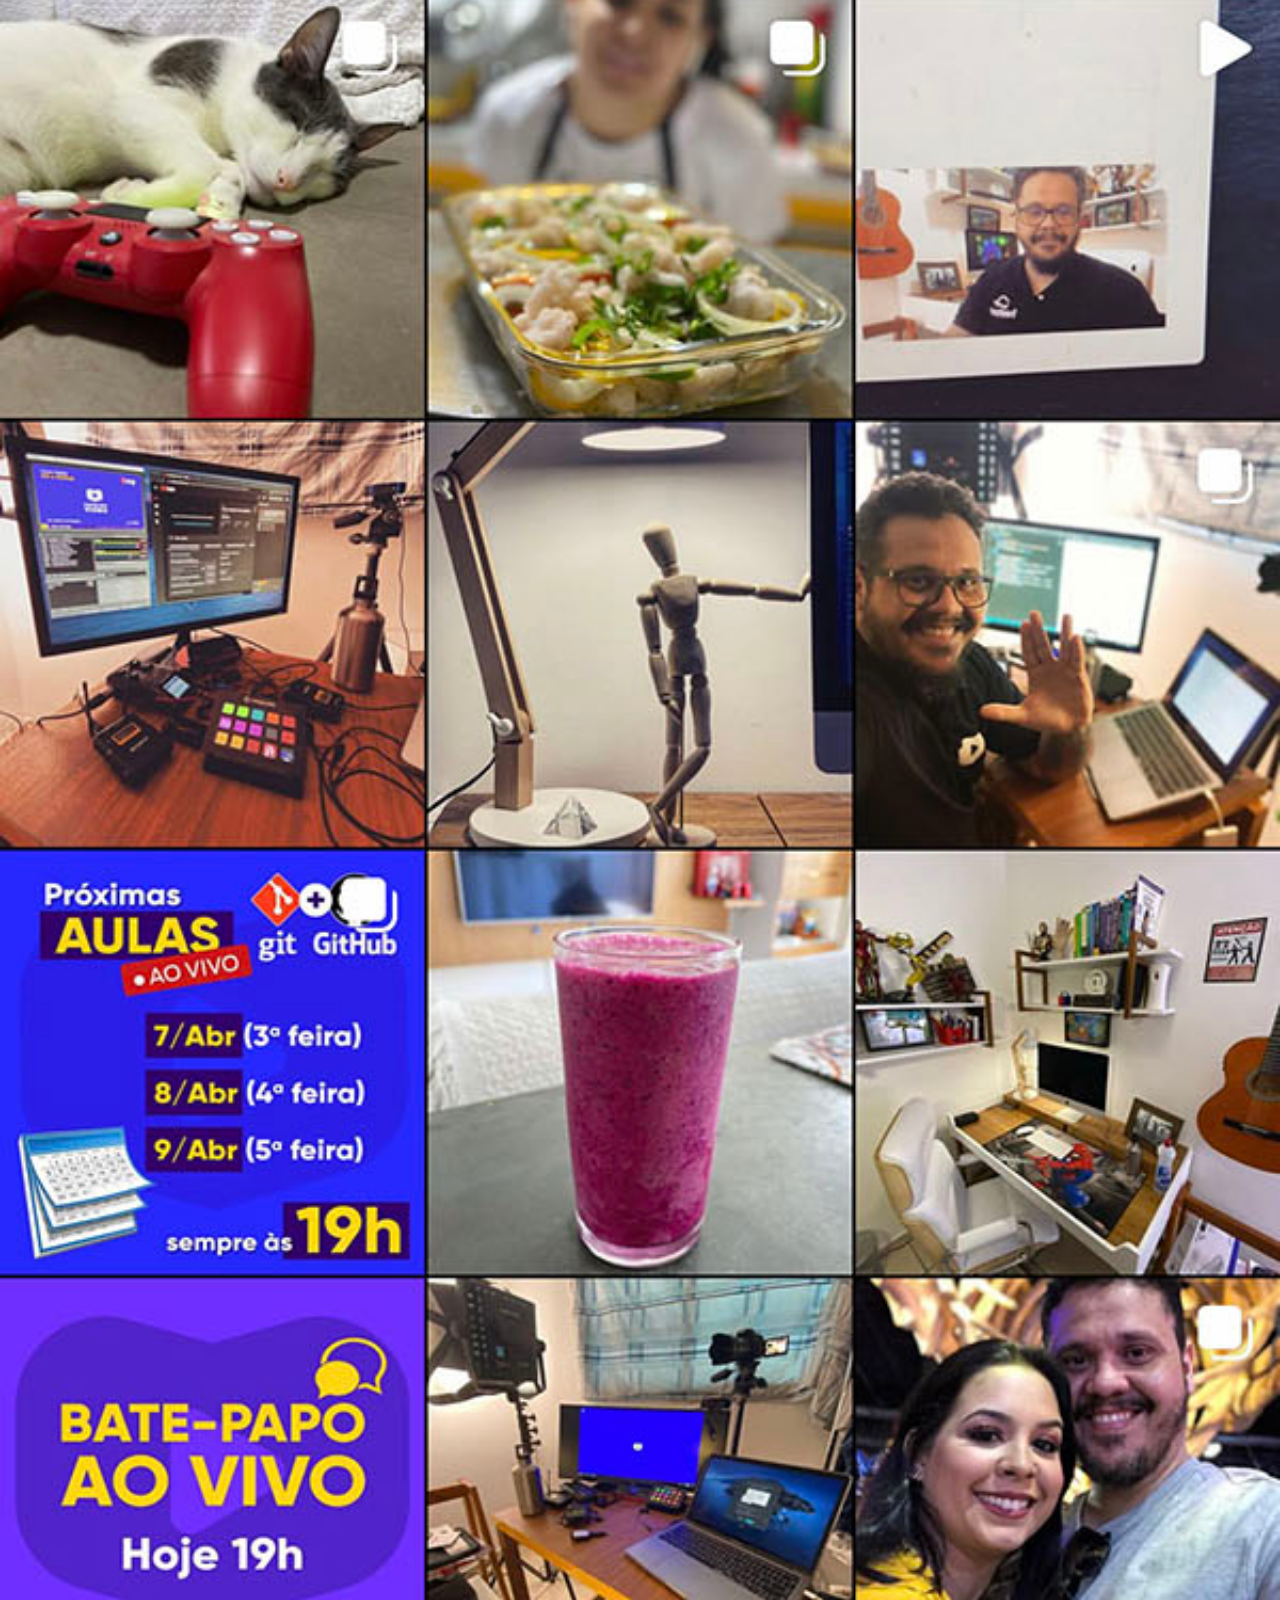
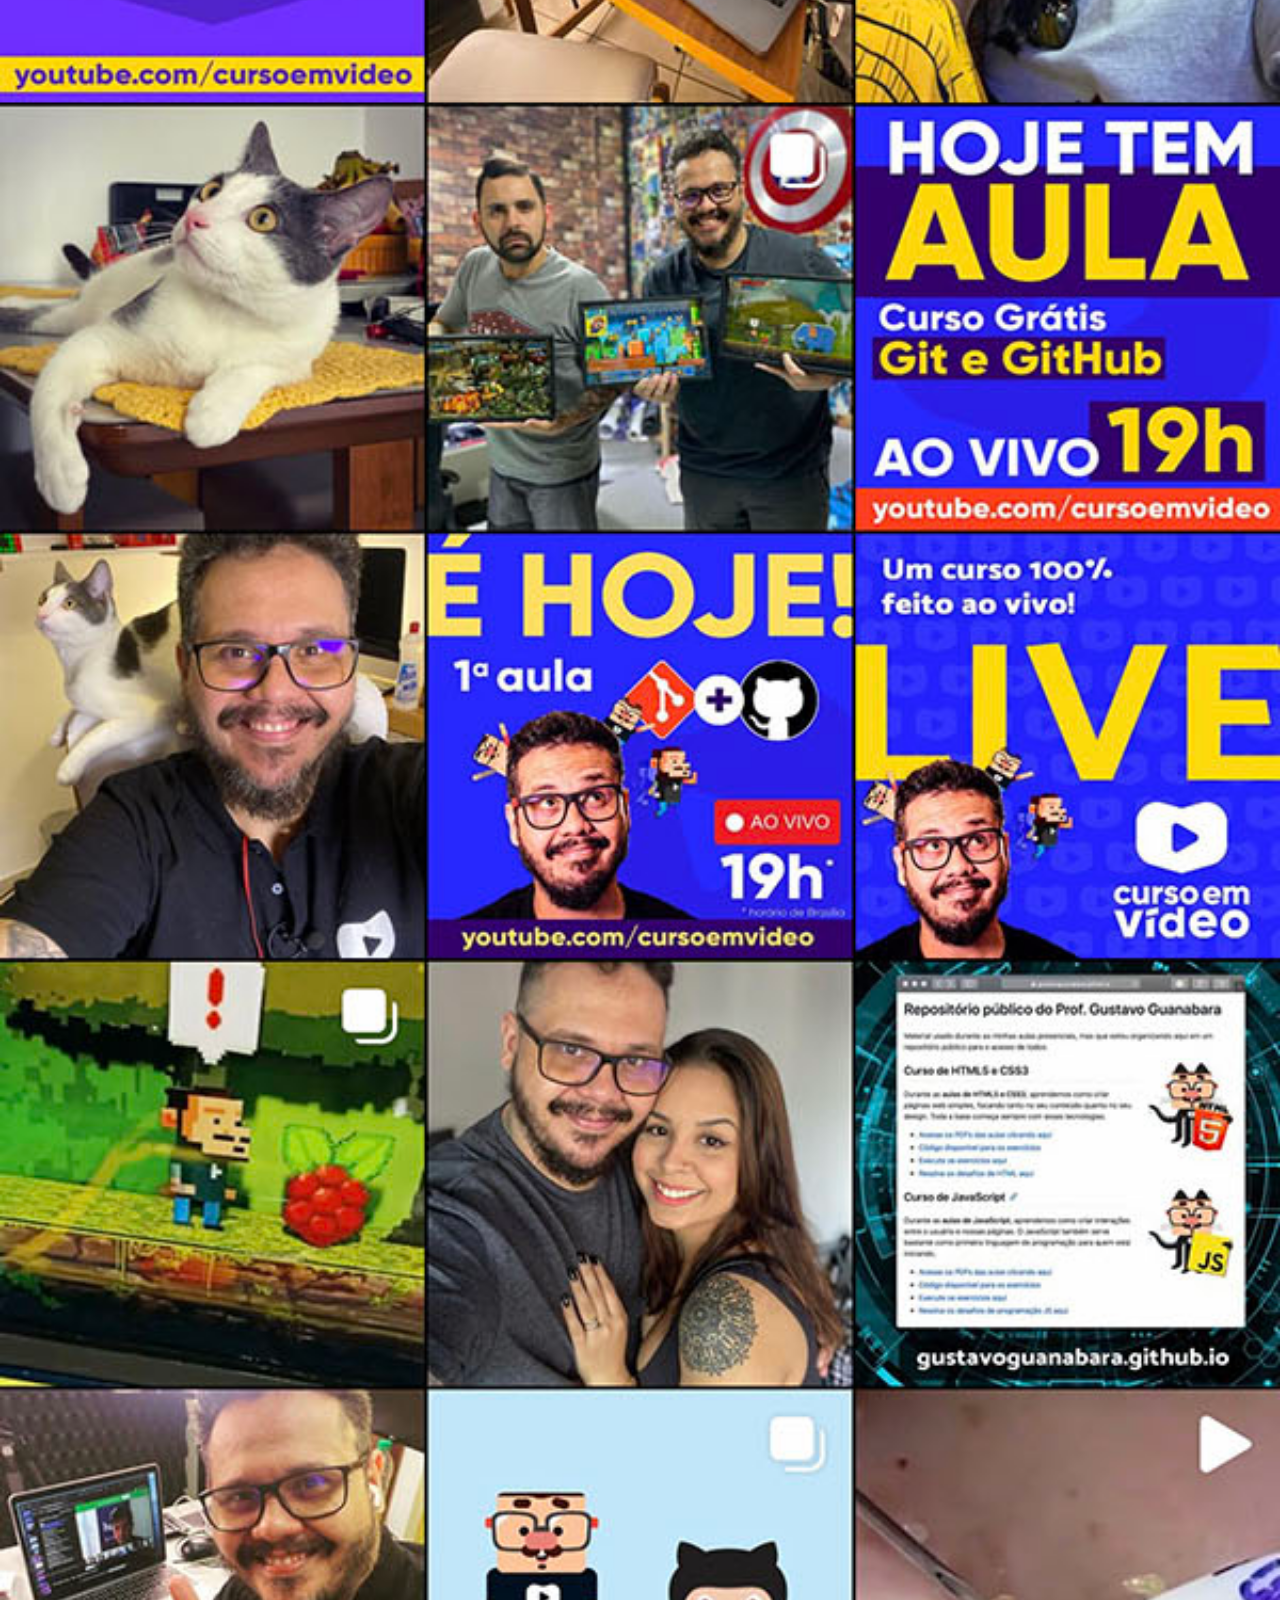
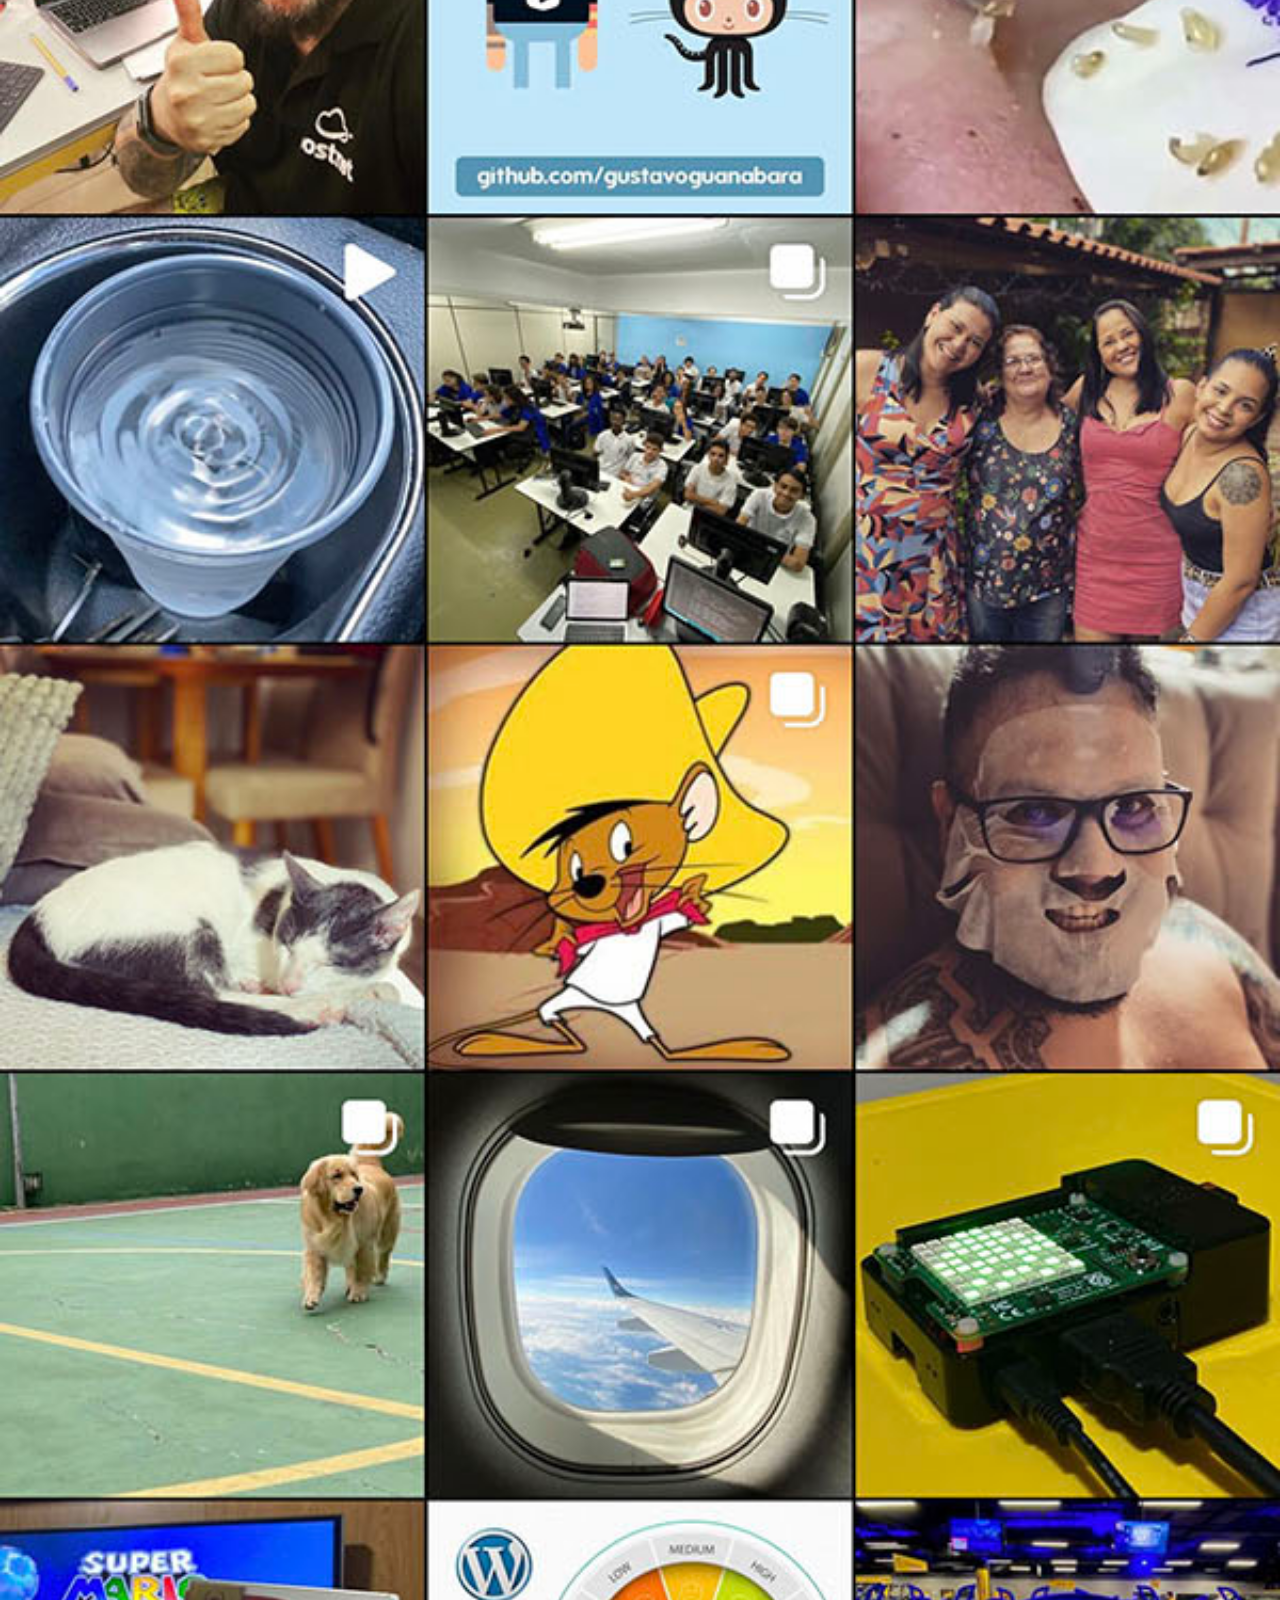
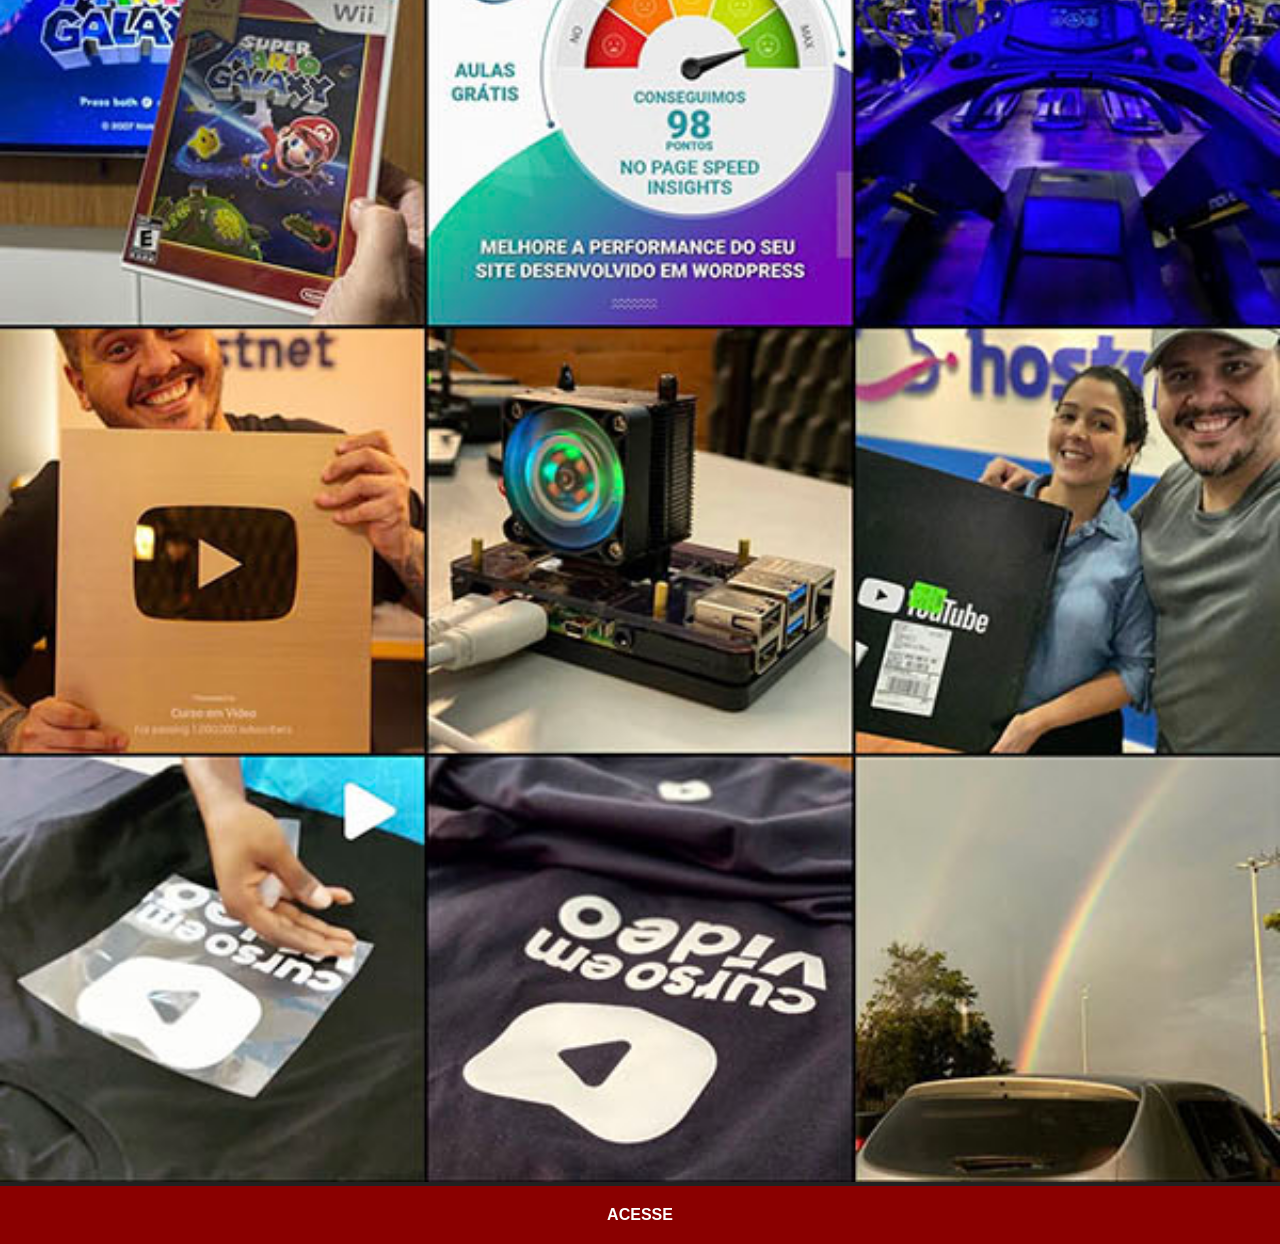
<file: instagram.html>
<!DOCTYPE html>
<html lang="pt-br">
<head>
    <meta charset="UTF-8">
    <meta name="viewport" content="width=device-width, initial-scale=1.0">
    <title>Instagram</title>
    <link rel="stylesheet" href="estilos/social.css">
</head>
<body>
    <img src="imagens/tela-instagram.jpg" alt="Instagram">
    <a href="https://www.instagram.com/gustavoguanabara/" target="_blank">ACESSE</a>
</body>
</html>
</file>
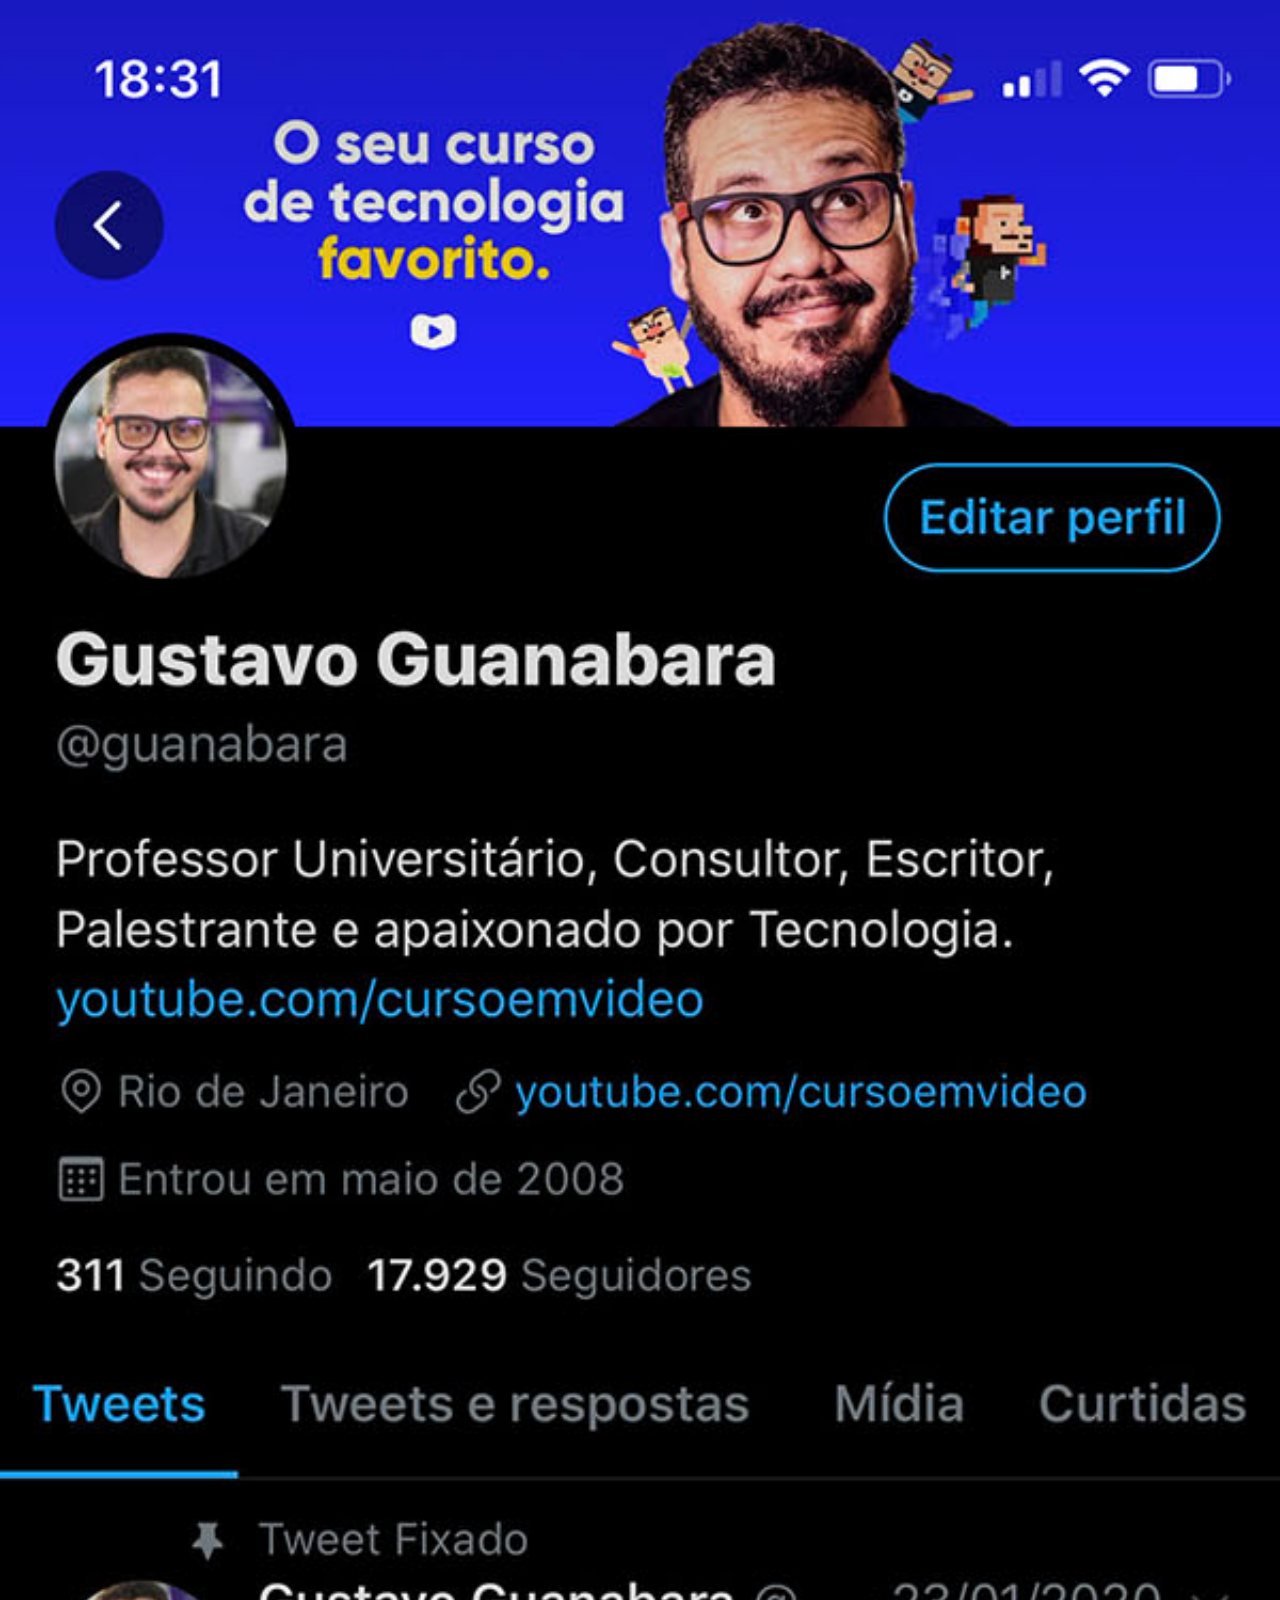
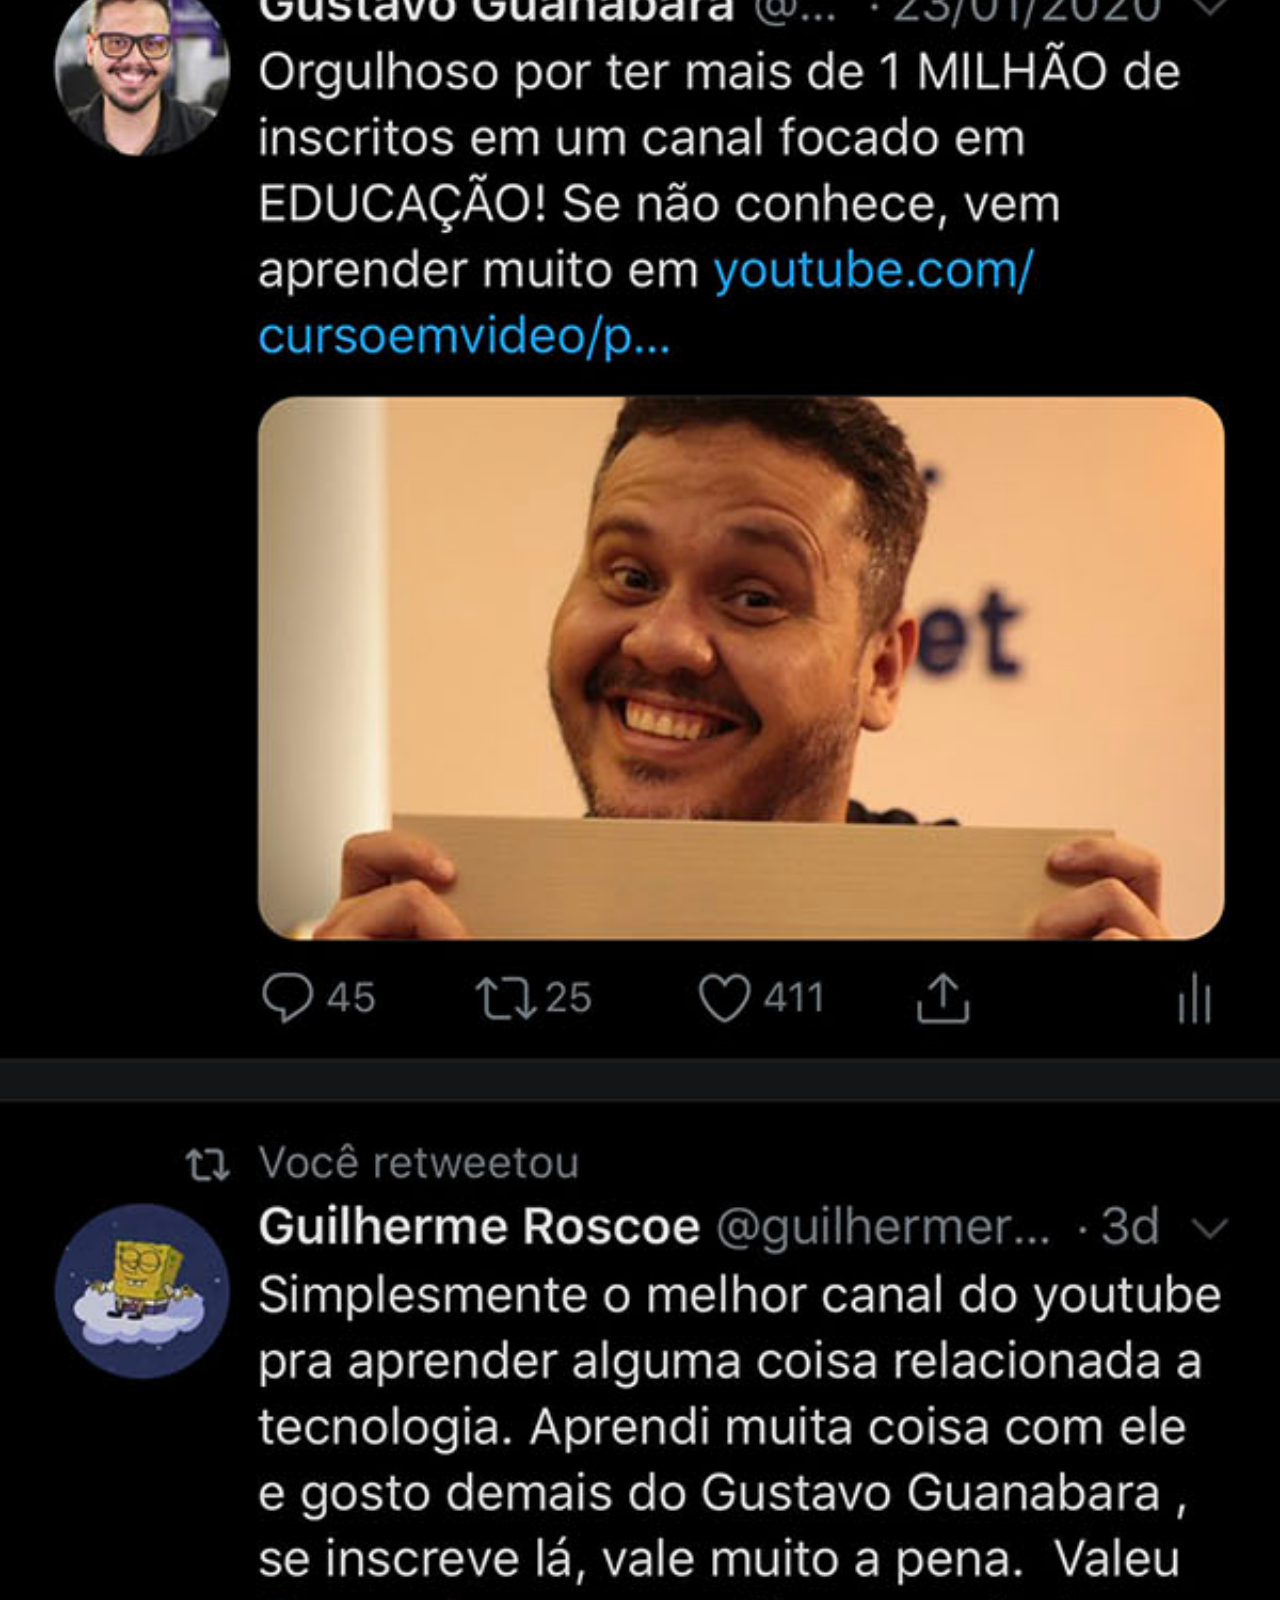
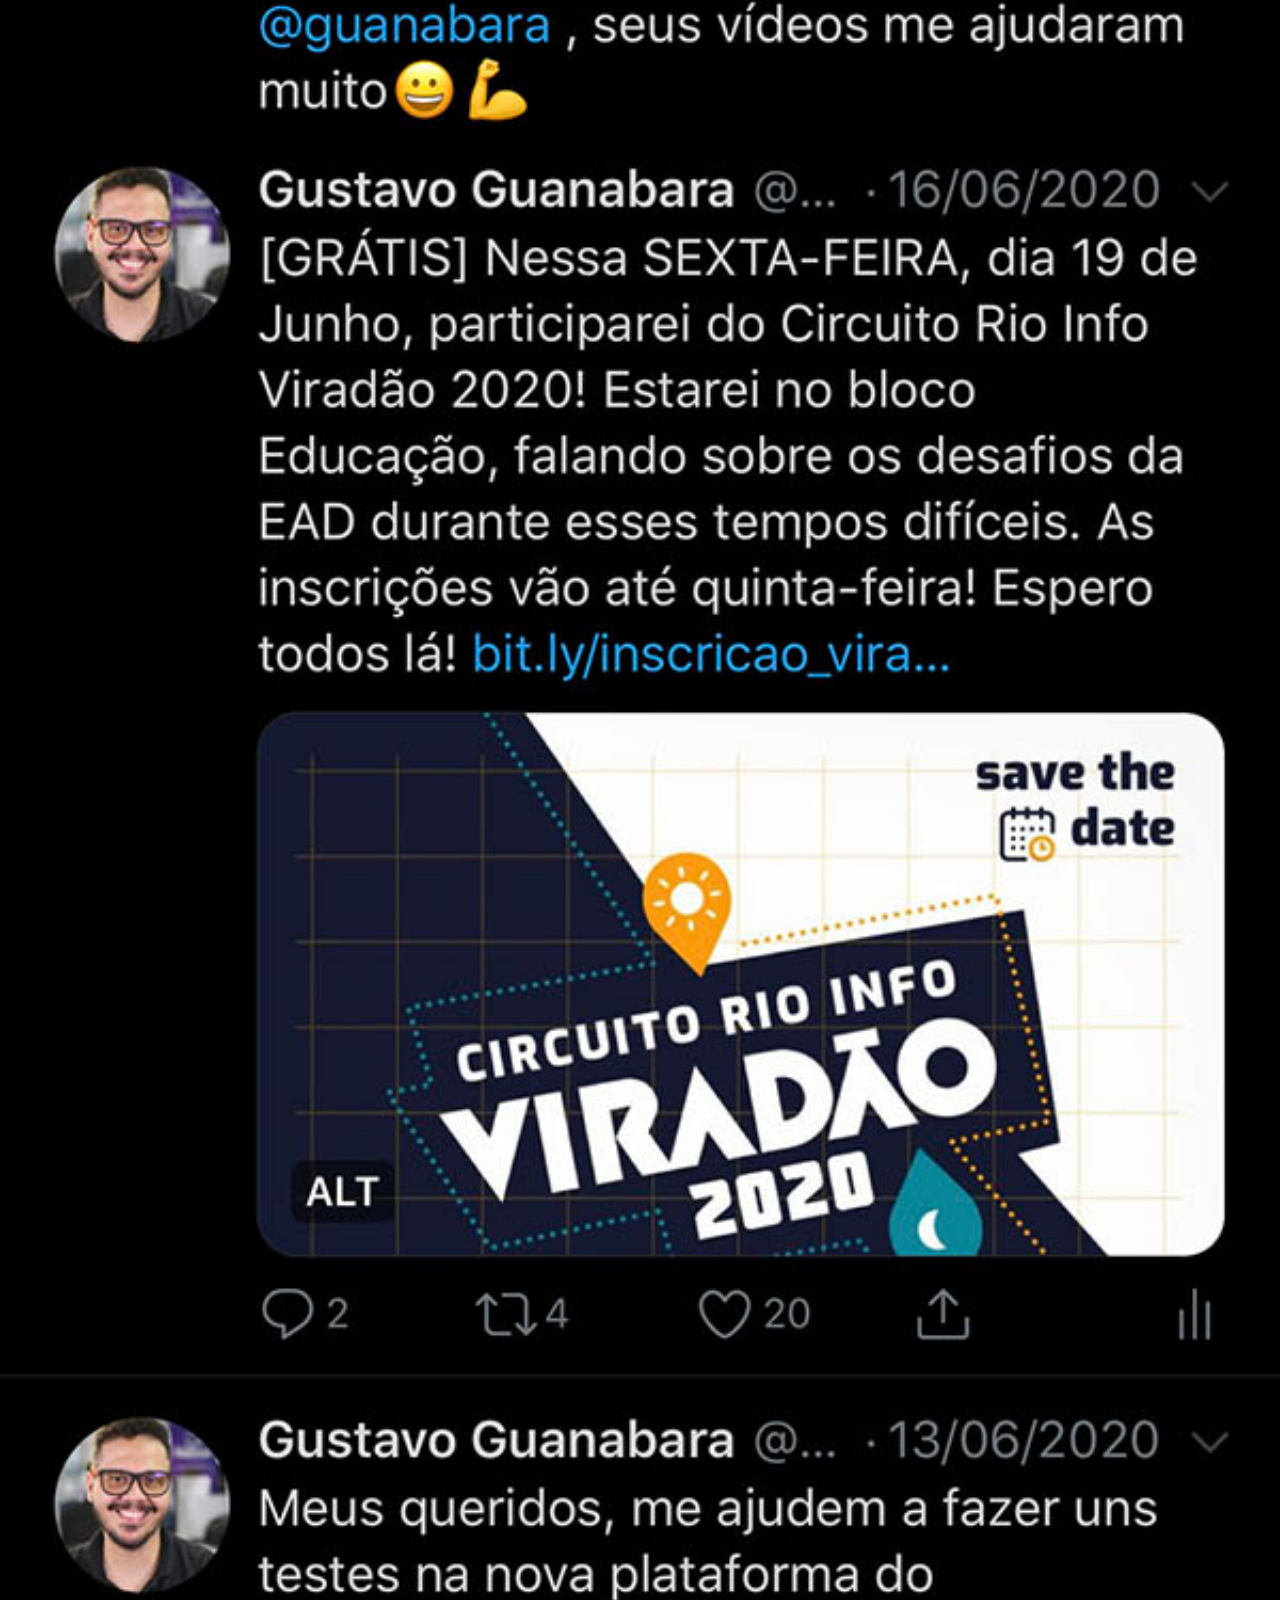
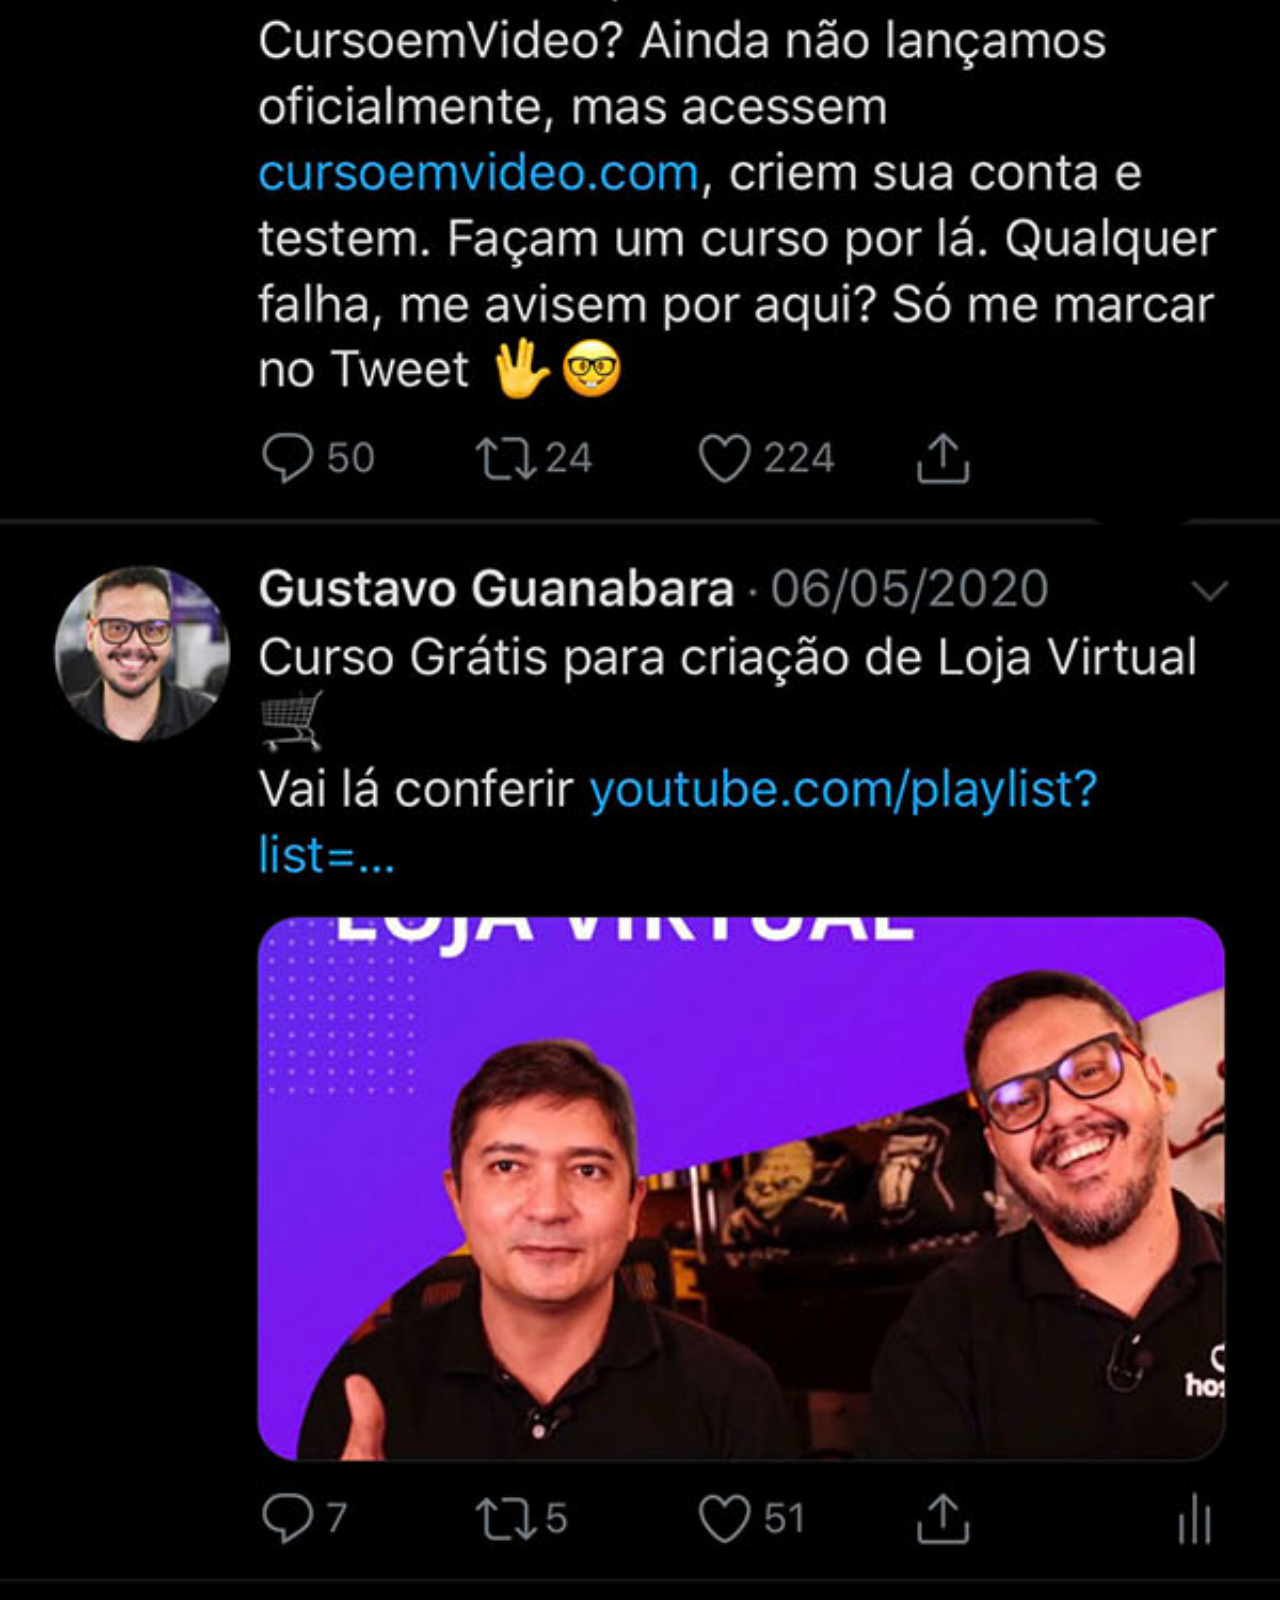
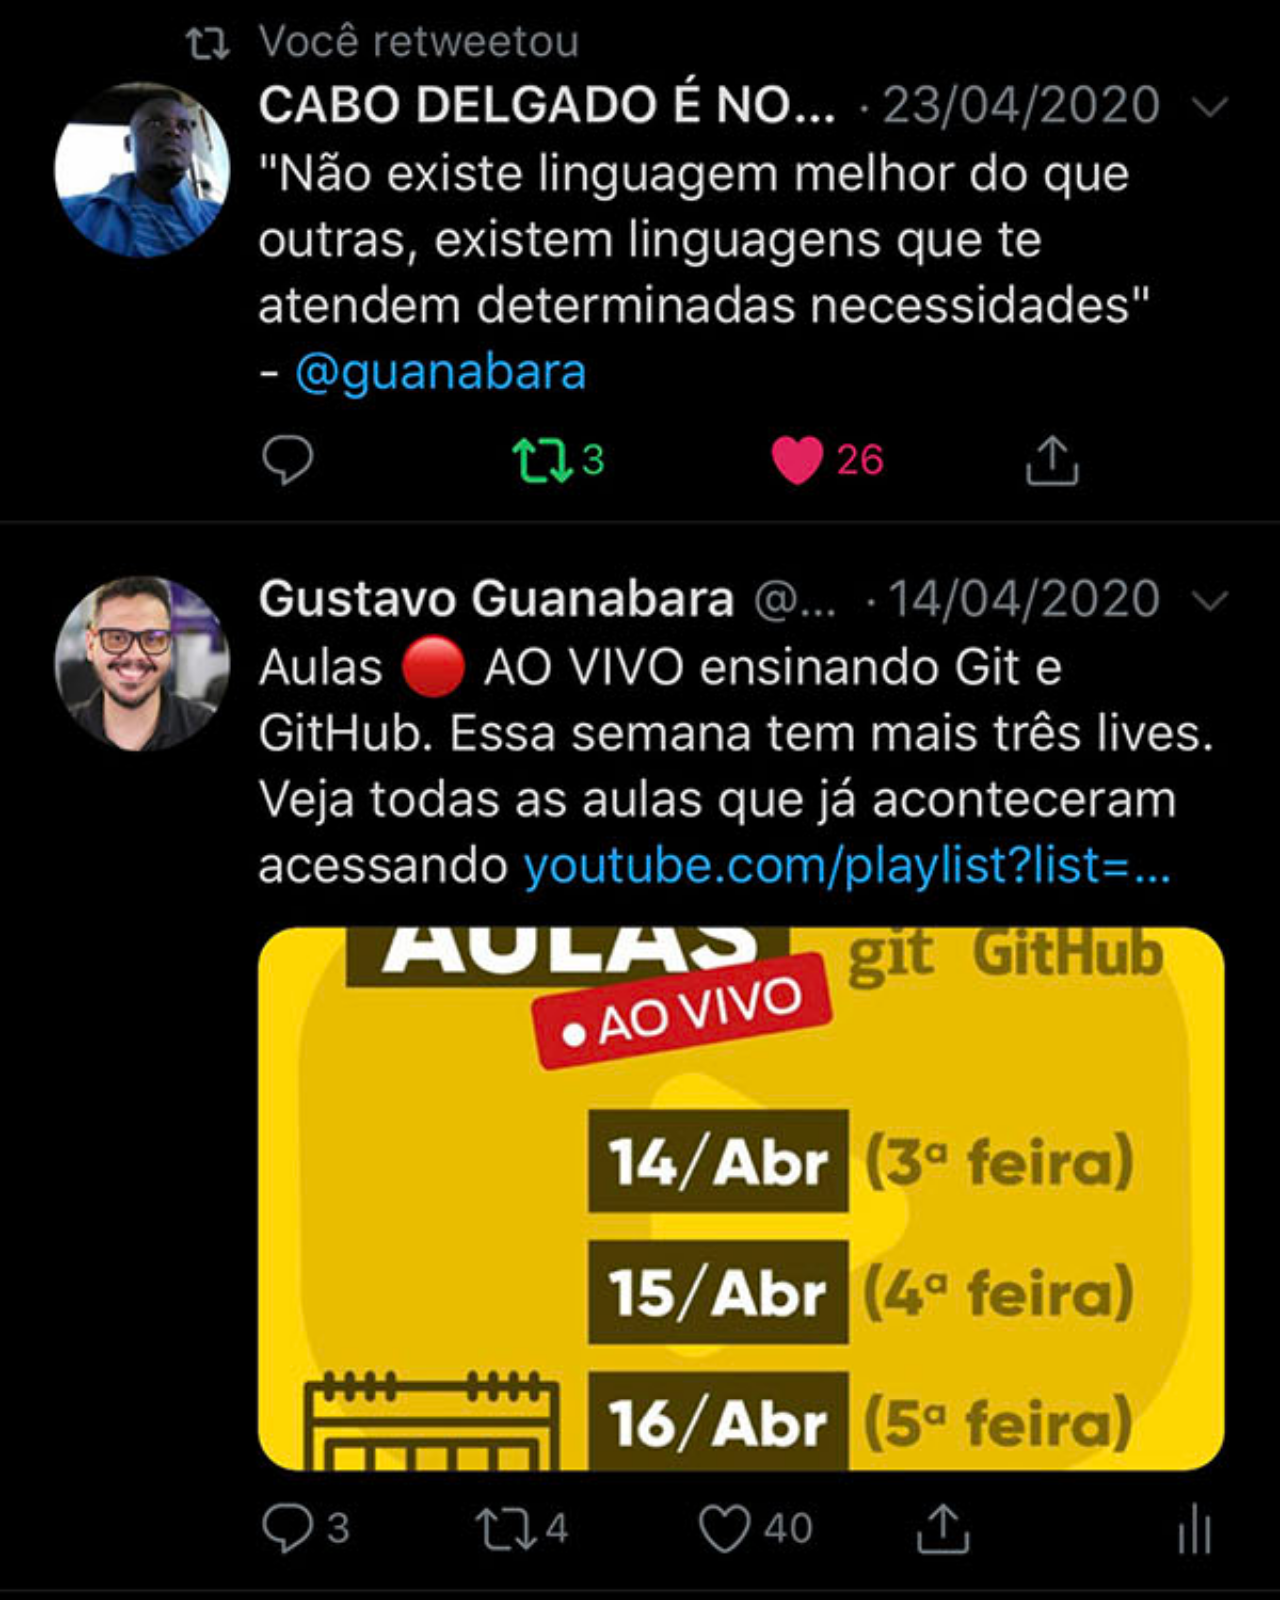
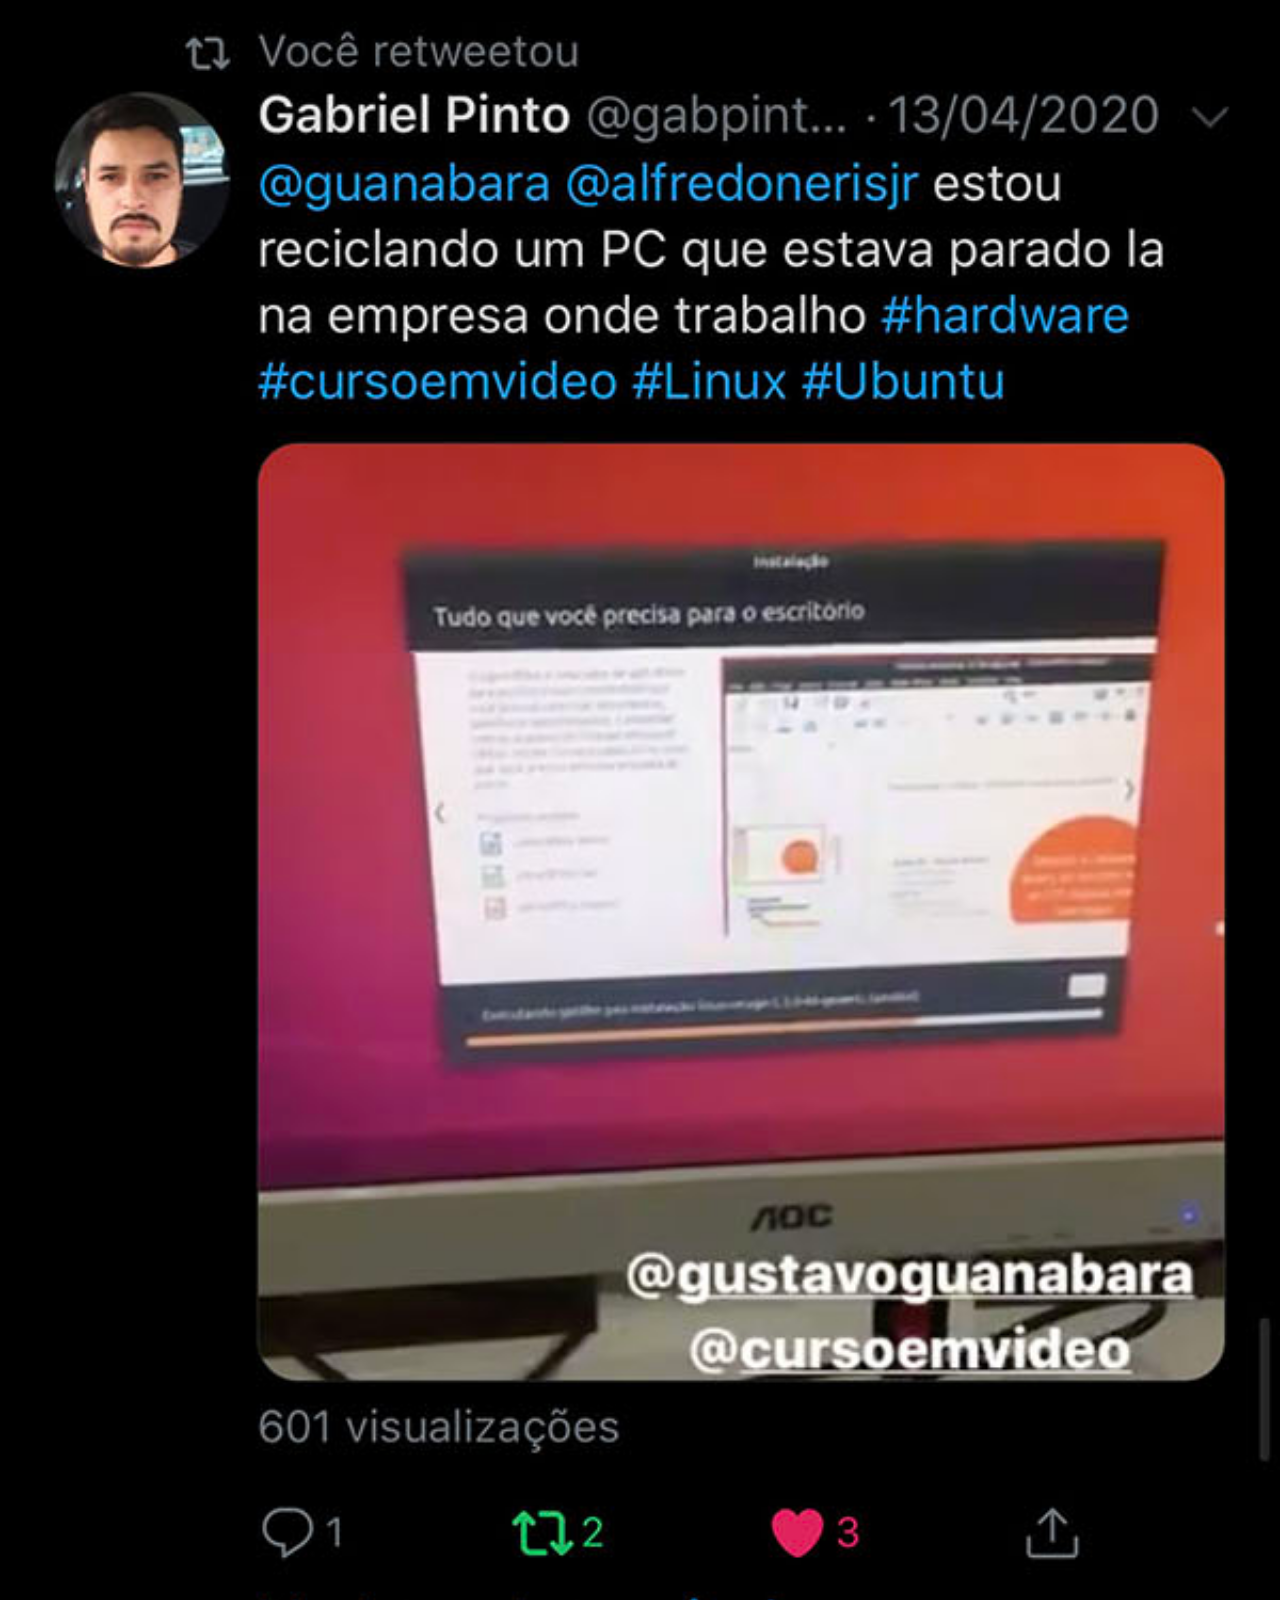
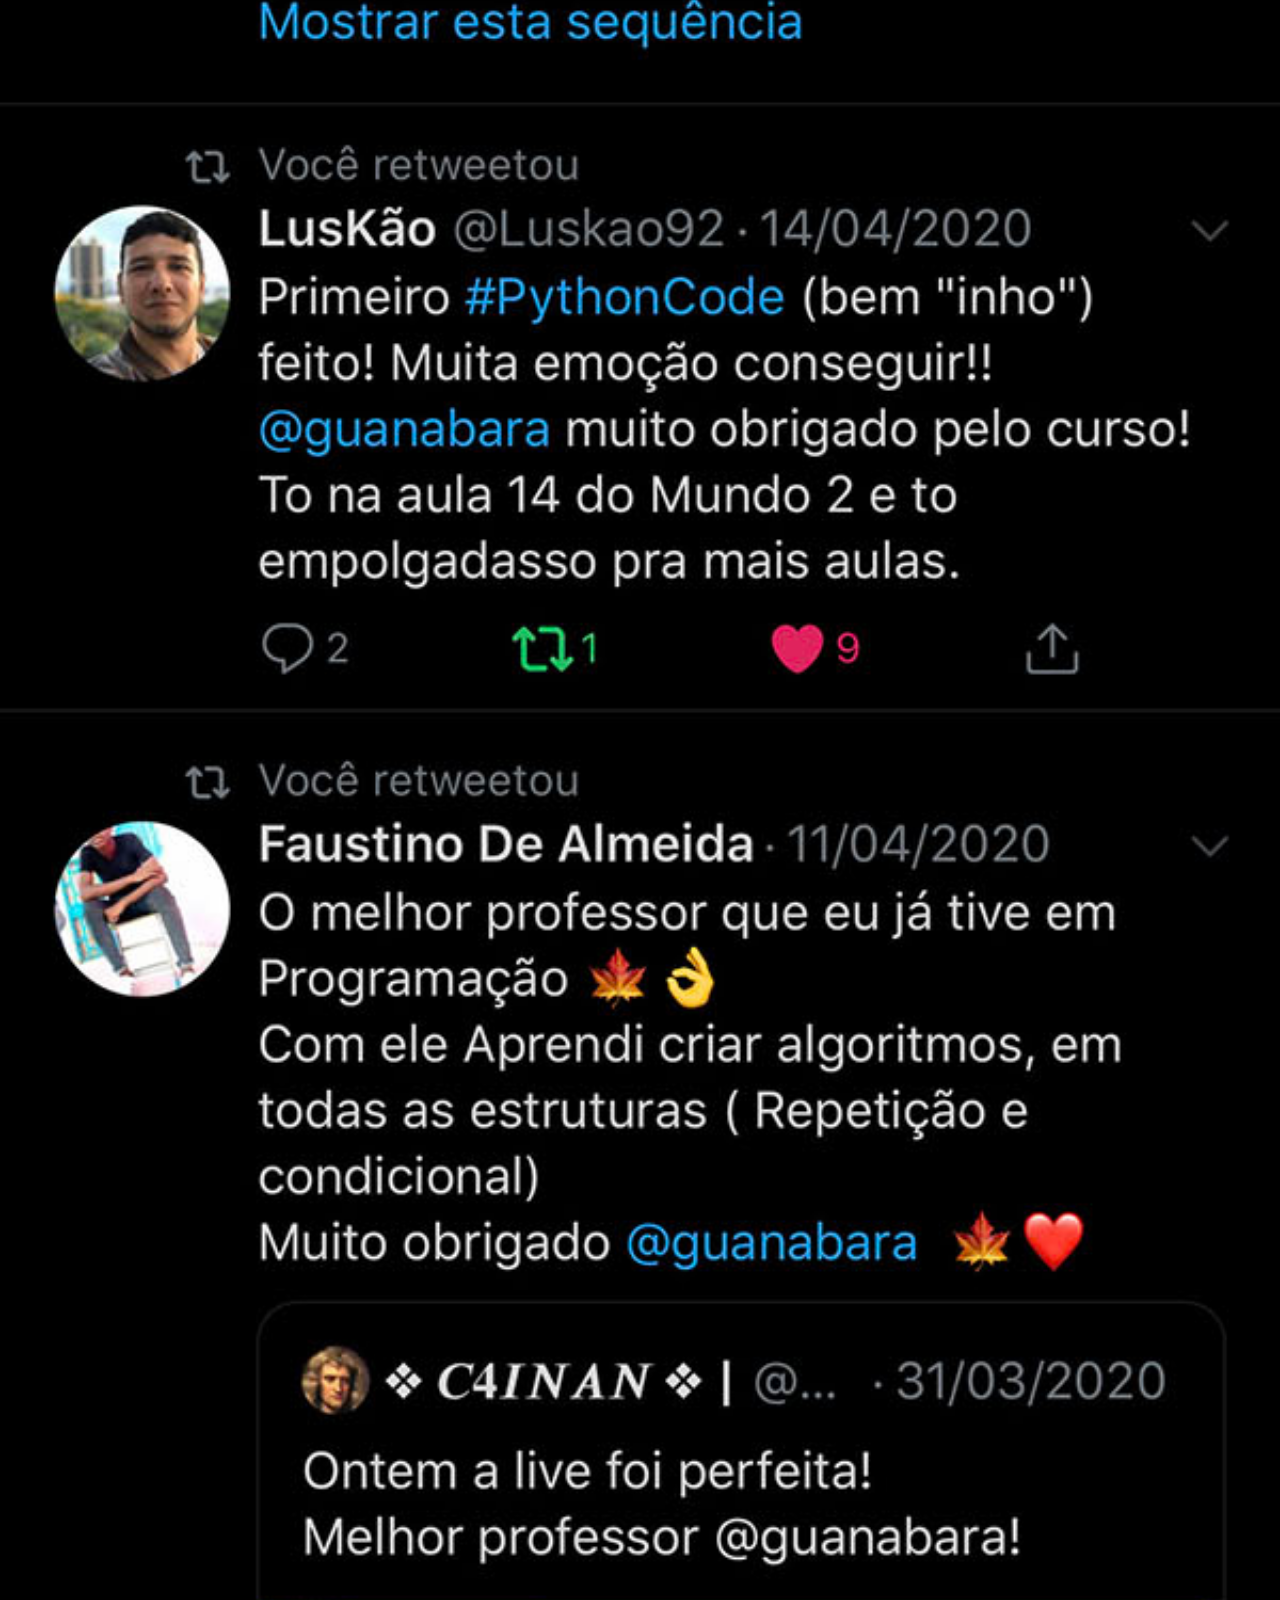
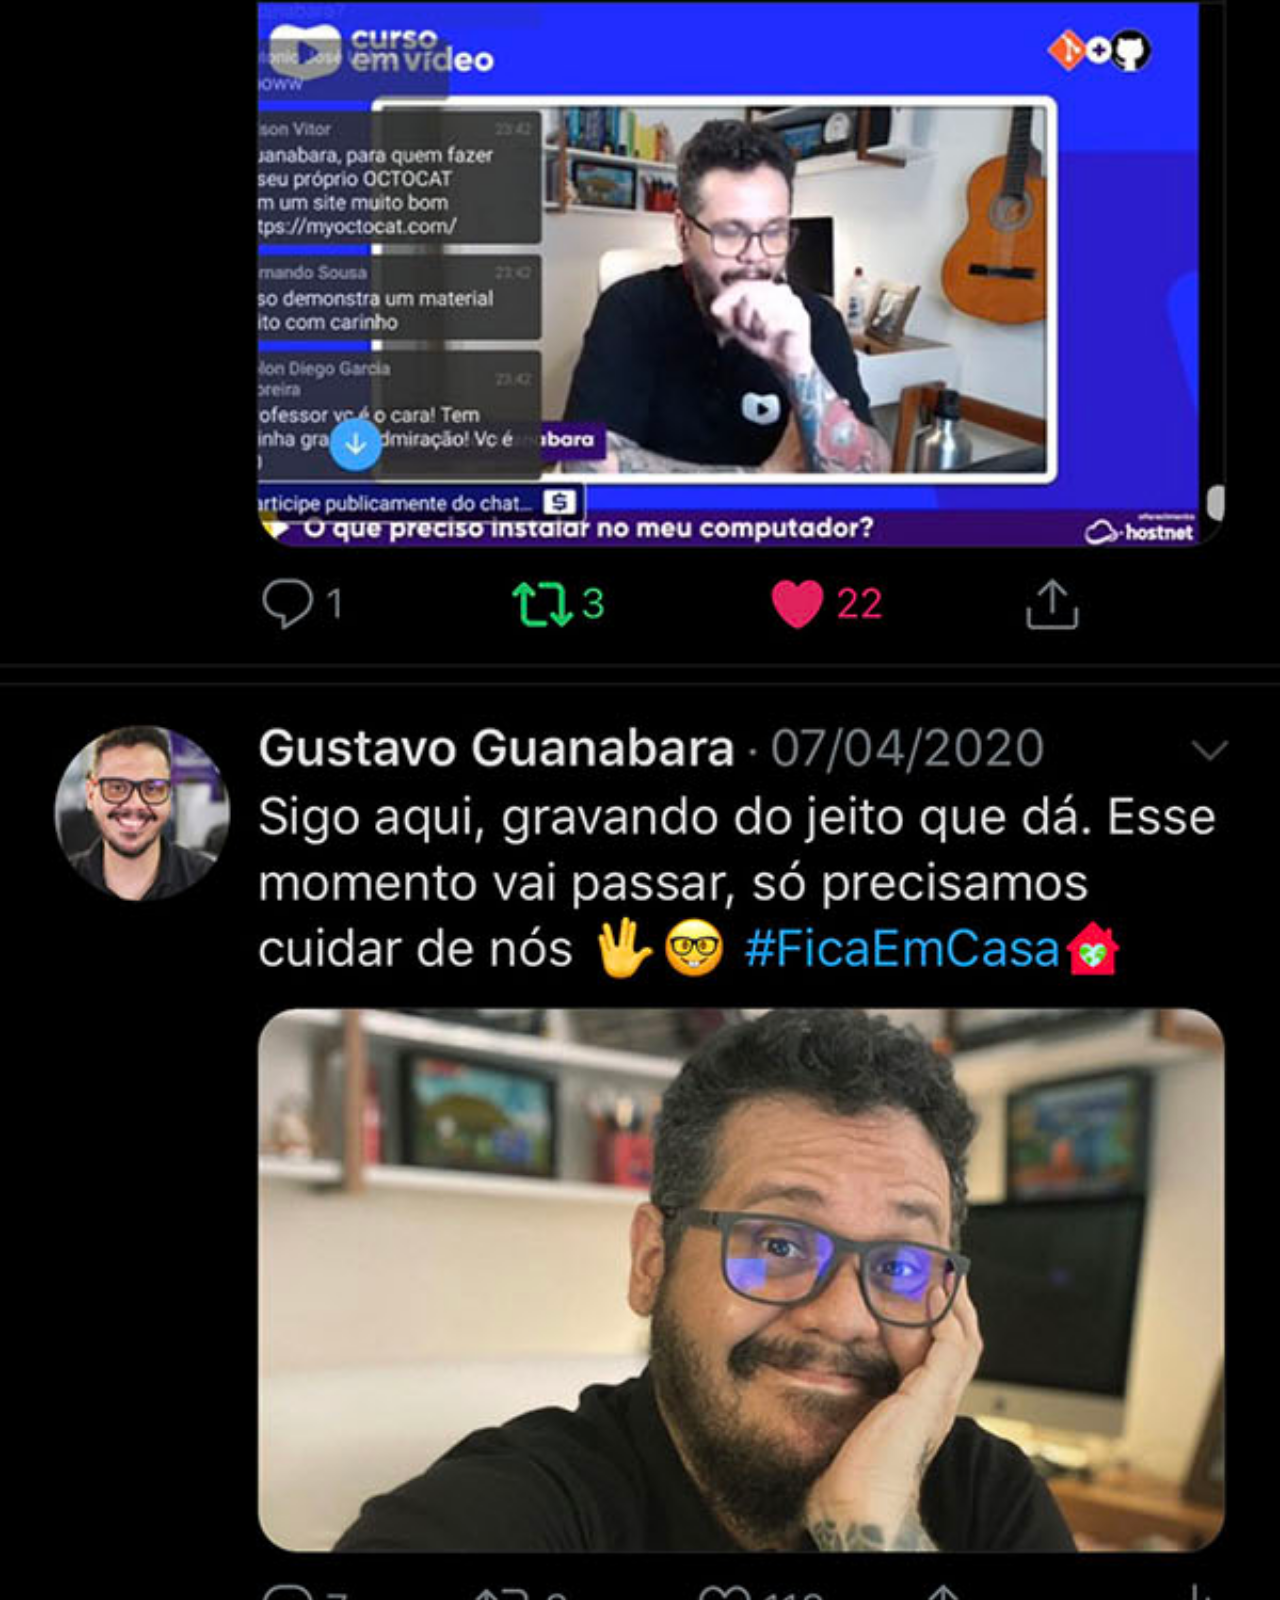
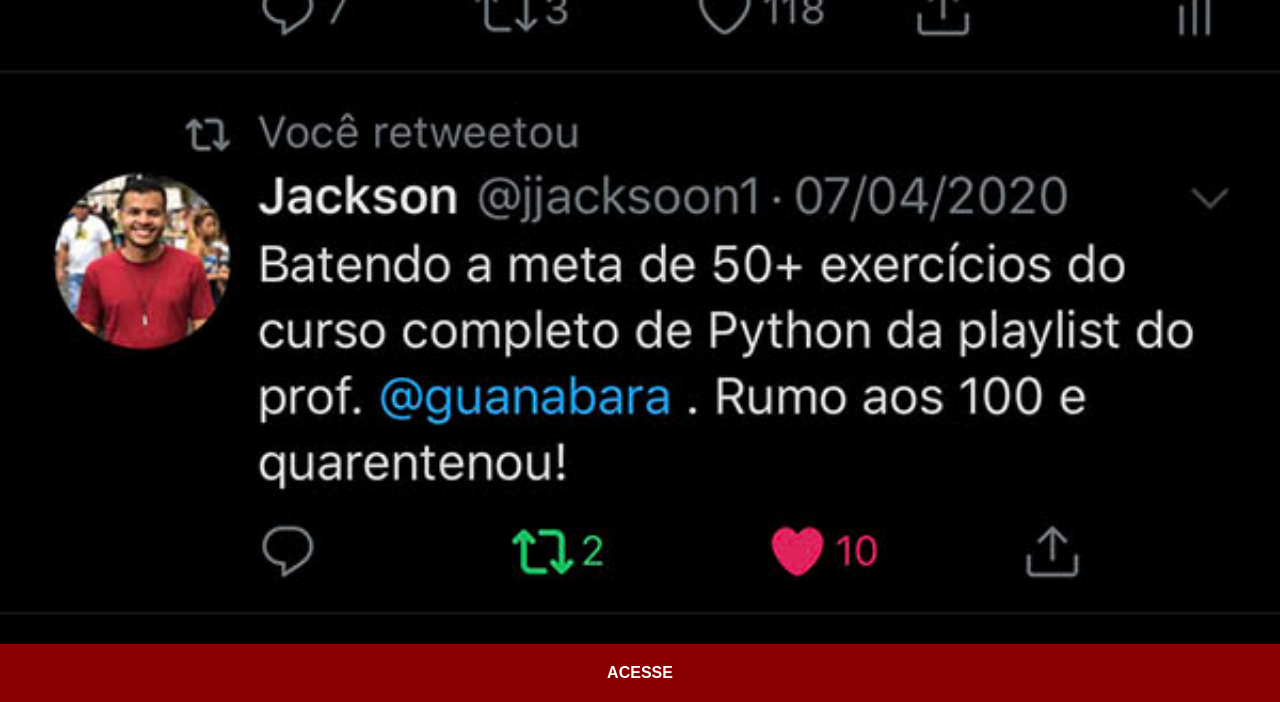
<file: twitter.html>
<!DOCTYPE html>
<html lang="pt-br">
<head>
    <meta charset="UTF-8">
    <meta name="viewport" content="width=device-width, initial-scale=1.0">
    <title>Twitter</title>
    <link rel="stylesheet" href="estilos/social.css">
    <style>
        body{
            background-color: black;
        }
    </style>
</head>
<body>
    <img src="imagens/tela-twitter.jpg" alt="Twitter">
    <a href="https://x.com/guanabara" target="_blank">ACESSE</a>
</body>
</html>
</file>
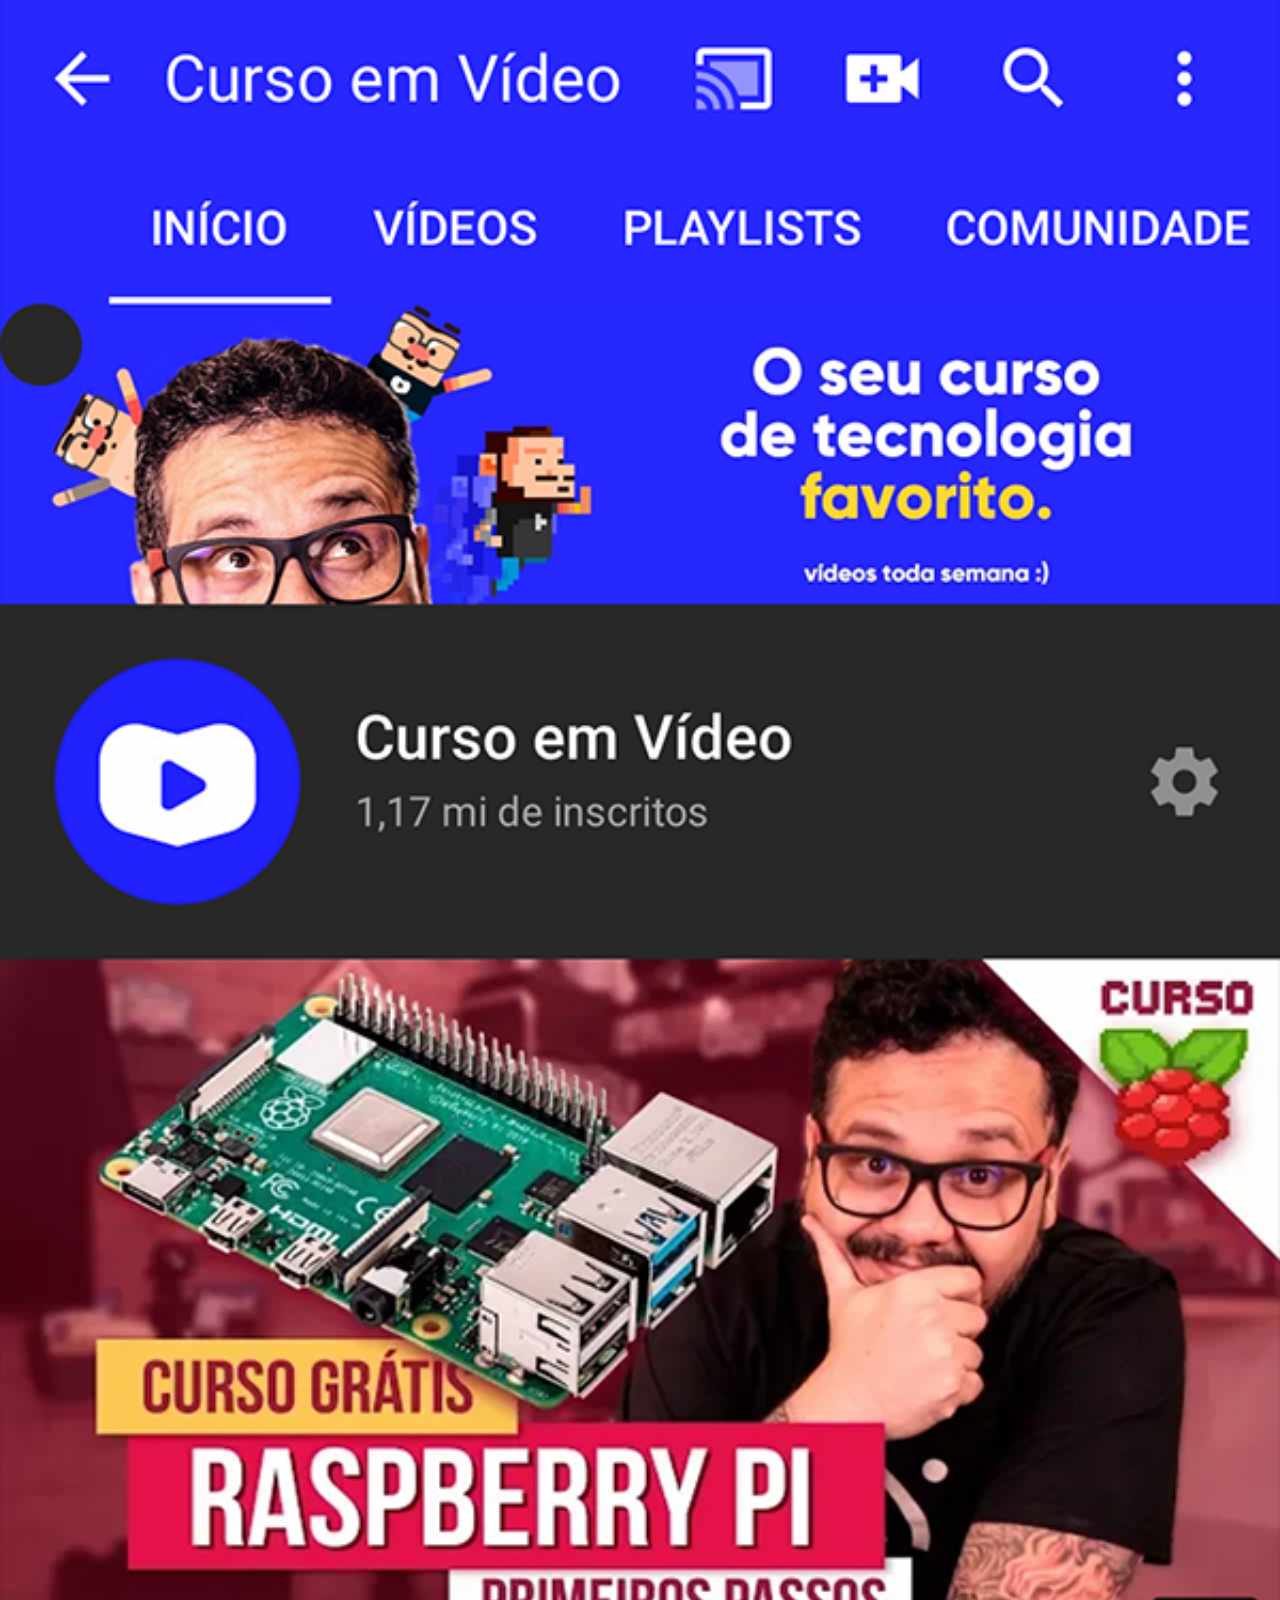
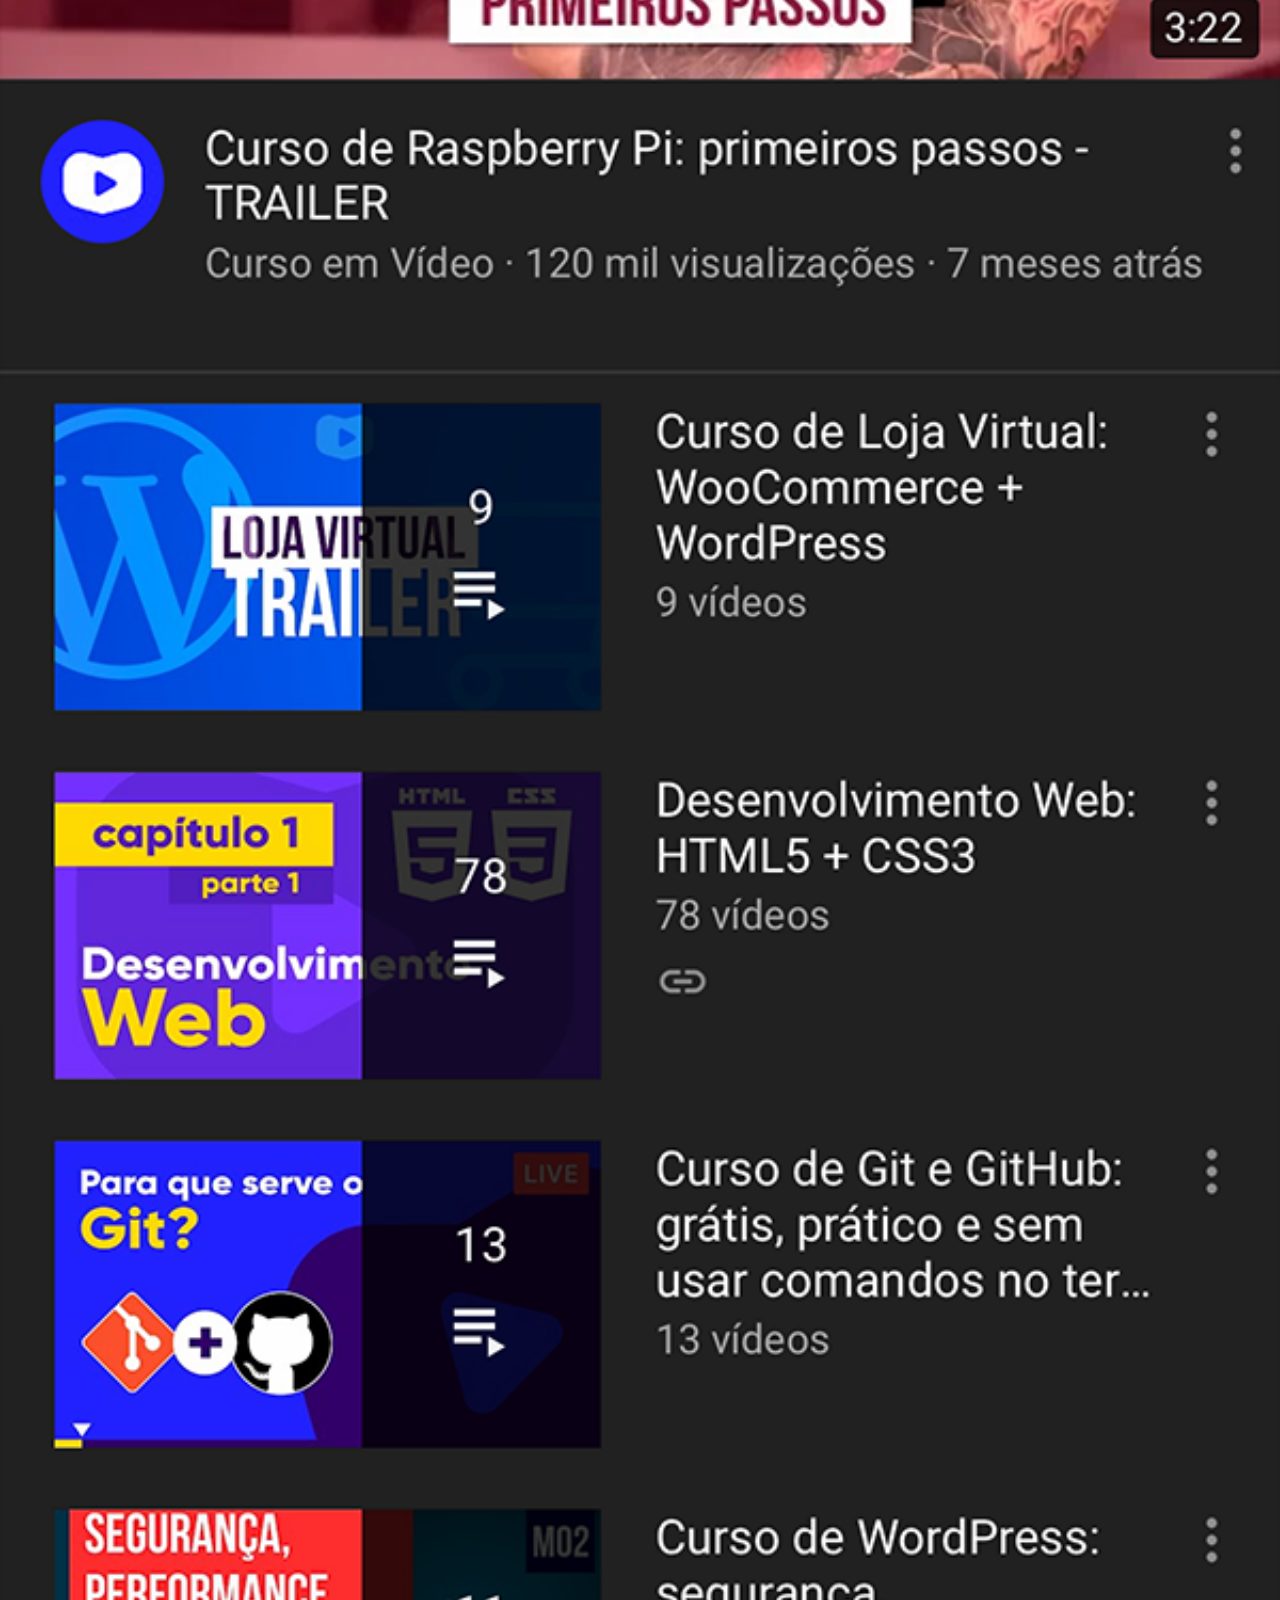
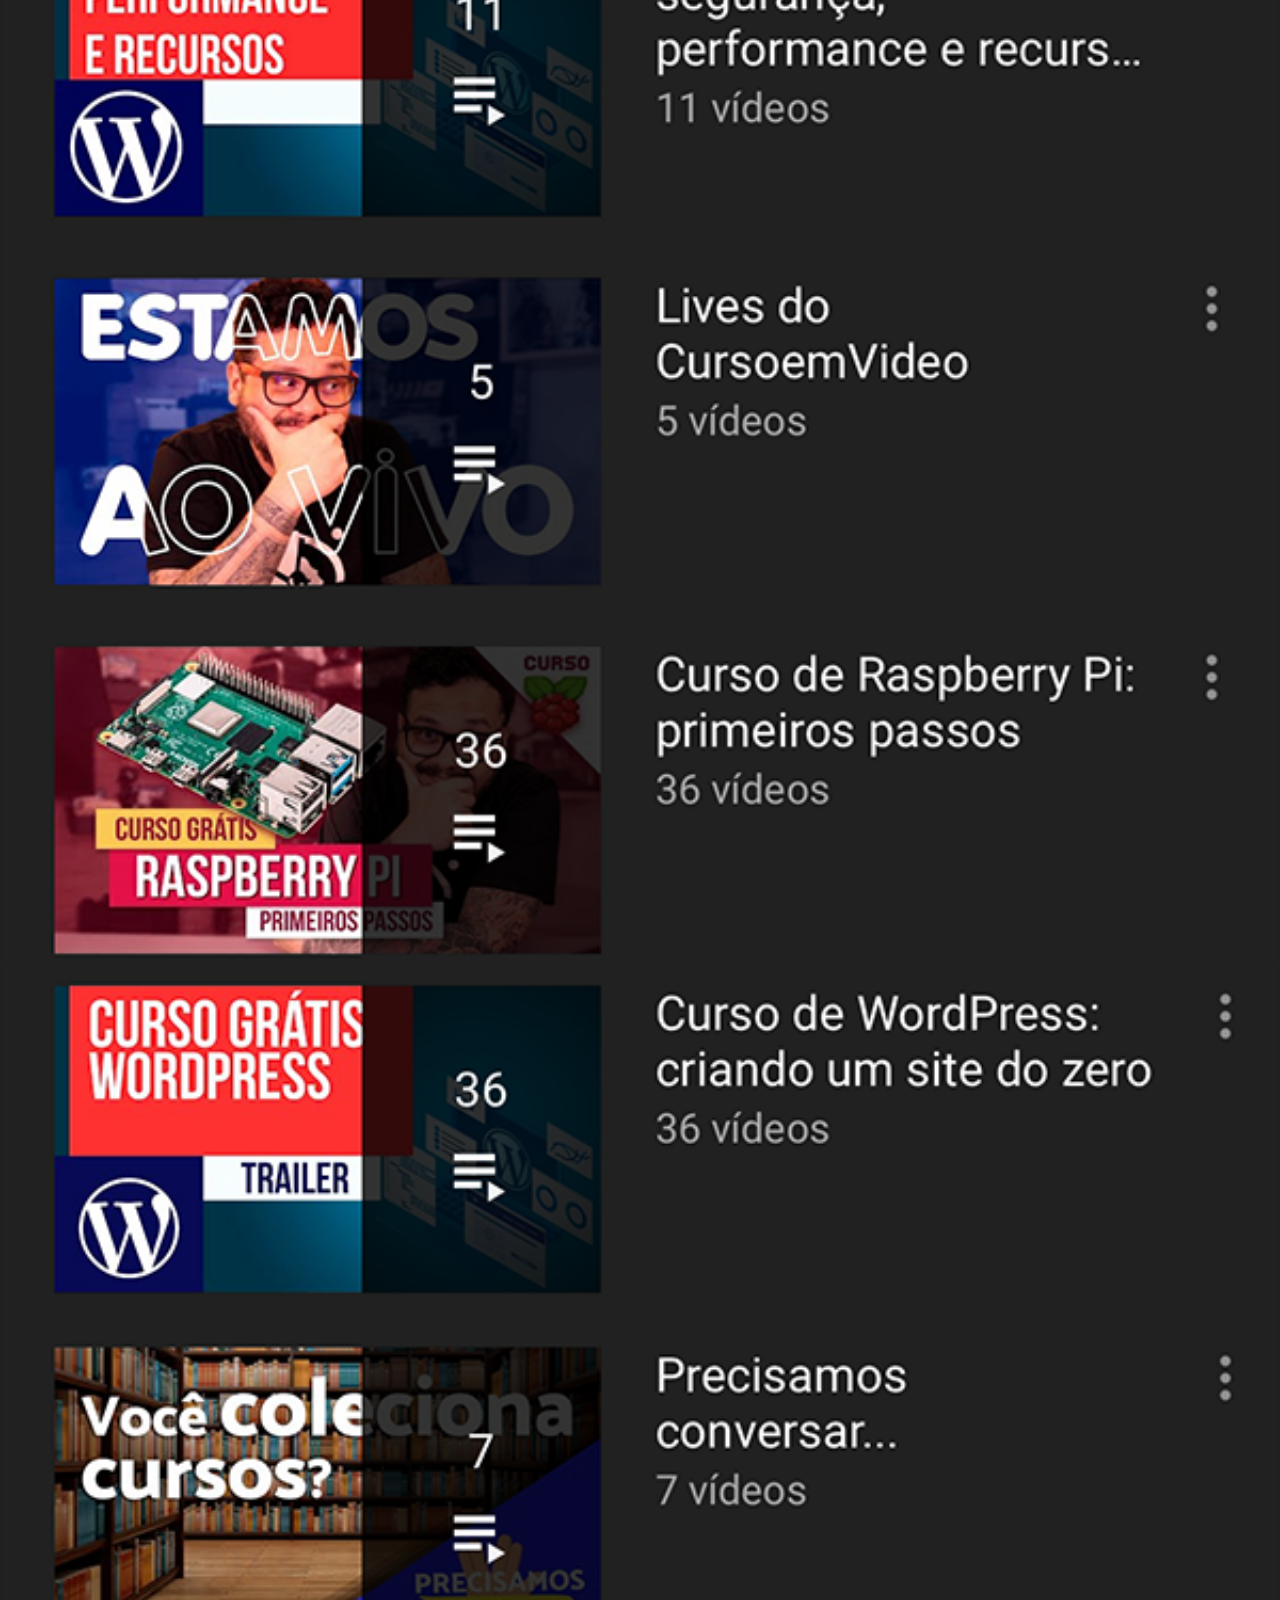
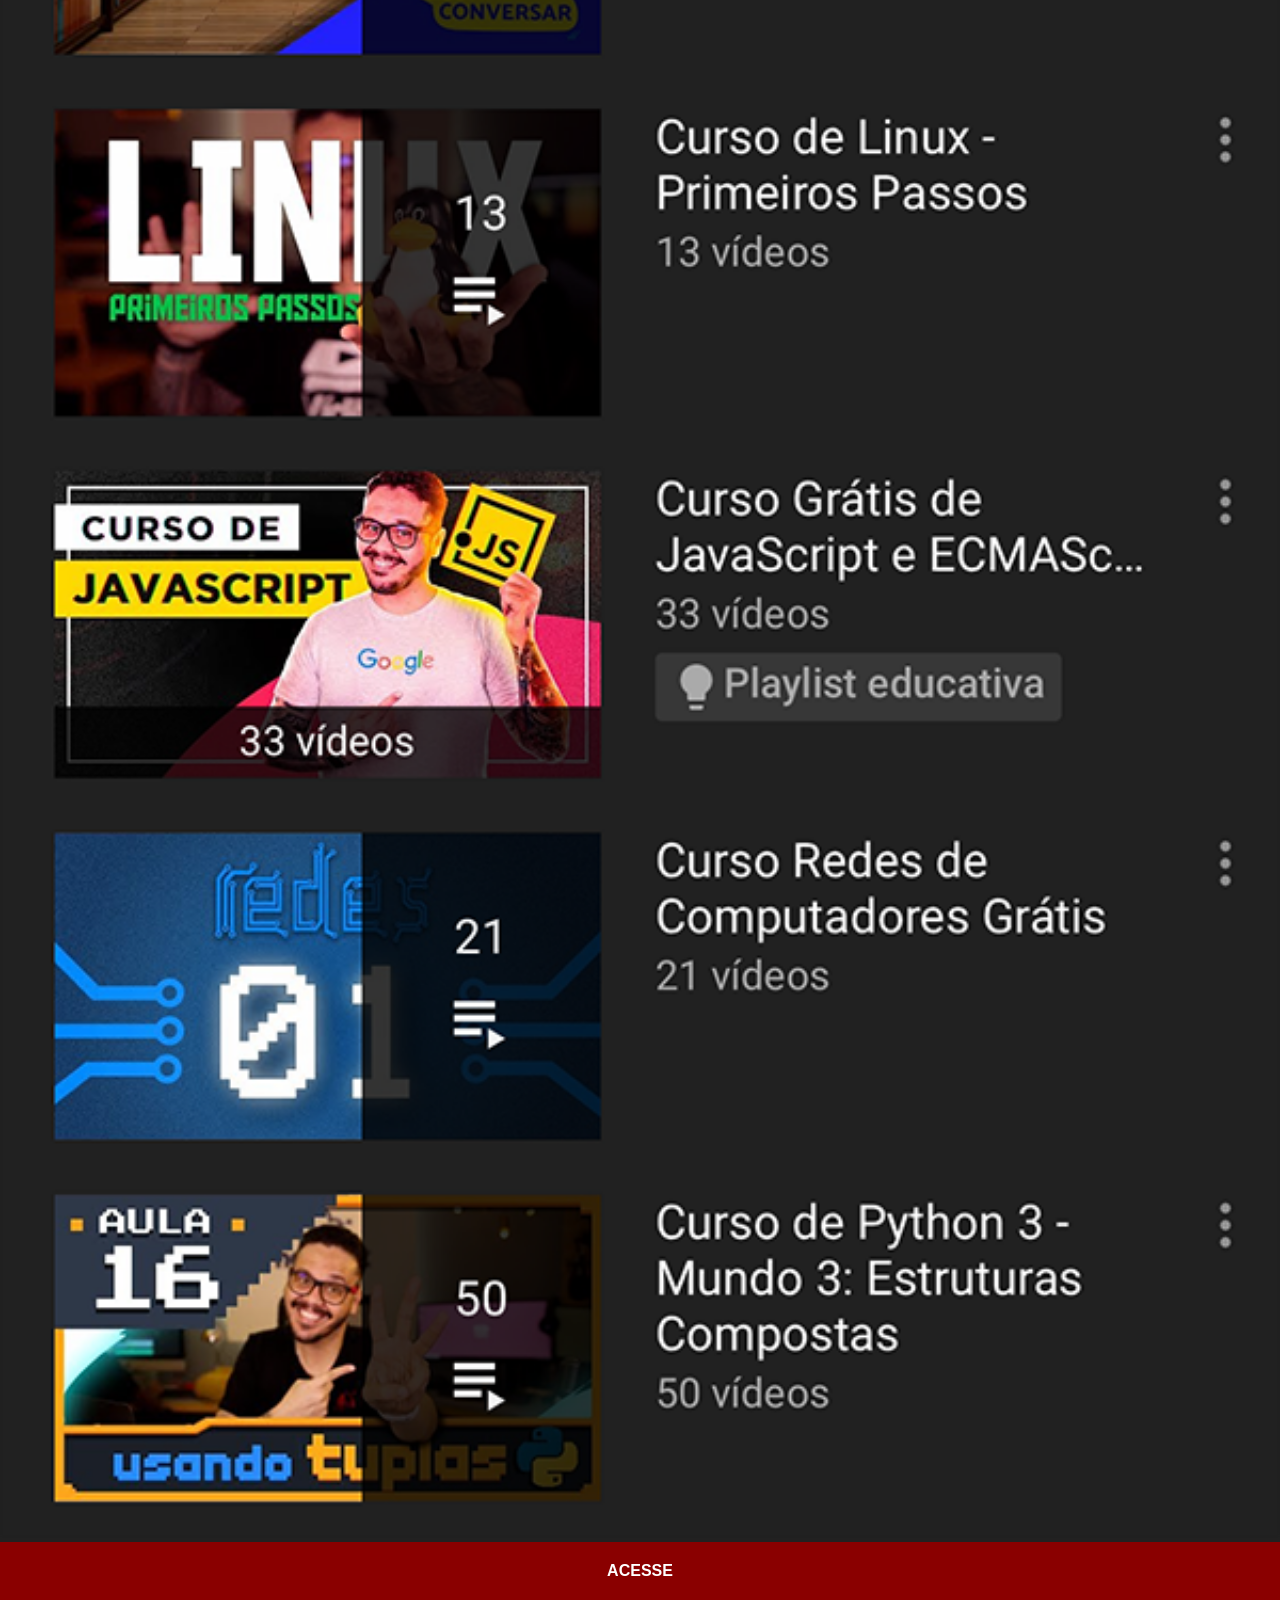
<file: youtube.html>
<!DOCTYPE html>
<html lang="pt-br">
<head>
    <meta charset="UTF-8">
    <meta name="viewport" content="width=device-width, initial-scale=1.0">
    <title>Tela Youtube</title>
    <link rel="stylesheet" href="estilos/social.css">
</head>
<body>
    <img src="imagens/tela-youtube.png" alt="youtube">
    <a href="https://www.youtube.com/@cursoemvideo/playlists" target="_blank">ACESSE</a>
</body>
</html>
</file>
<file: estilos/style.css>
@charset "UTF-8";
* { margin: 0px;
    padding: 0px;
    font-family: Arial, Helvetica, sans-serif;
}

html, body {
    height:100vh;
    width: 100vw;
    background-color: black;
}

body{
    background: url('../imagens/fundo-madeira.jpg') no-repeat top center;
    background-size: cover;
    background-attachment: fixed;
}

main{
    height: 100vh;
    position: relative;
    
}

section#telefone{
    position: absolute;
    top: 50%;
    left: 50%;
    transform: translate(-60% , -50% );

    height: 627px;
    width: 310px;
    background: url('../imagens/frame-iphone.png');
}

iframe#celular{
        position: absolute;
        left: 21px;
        top: 80px;
      
        height: 473px;
        width: 267px;

}

section#redes-sociais{
    text-align: right;

}

section#redes-sociais img{
    box-shadow: 2px 2px 5px rgba(0, 0, 0, 0.425);
    margin: 10px;
    width: 50px;
    border-radius: 50%;
    box-sizing: border-box;
}

section#redes-sociais img:hover{
    border: 2px solid white;
    transform: translate(-3px, -3px);
    box-shadow: 5px 5px 10px rgba(0, 0, 0, 0.509);
    transition: transform 0.3s , border 0.8s;

}
</file>
<file: estilos/social.css>
*{
            padding: 0px;
            margin: 0px;
            font-family: Arial, Helvetica, sans-serif;

        }

        body{
            background-color: rgb(34, 33, 33);
        }

        ::-webkit-scrollbar{
            width: 0px;
            height: 0px;
        }
        img{
            width: 100vw;
        
        }

        a{  color: white;
            display: block;
            background-color: rgb(138, 0, 0);
            padding: 20px;
            text-align: center;
            font-weight: bolder;
            text-decoration: none;
        }

        a:hover{
        background-color: RED;
        }
</file>
